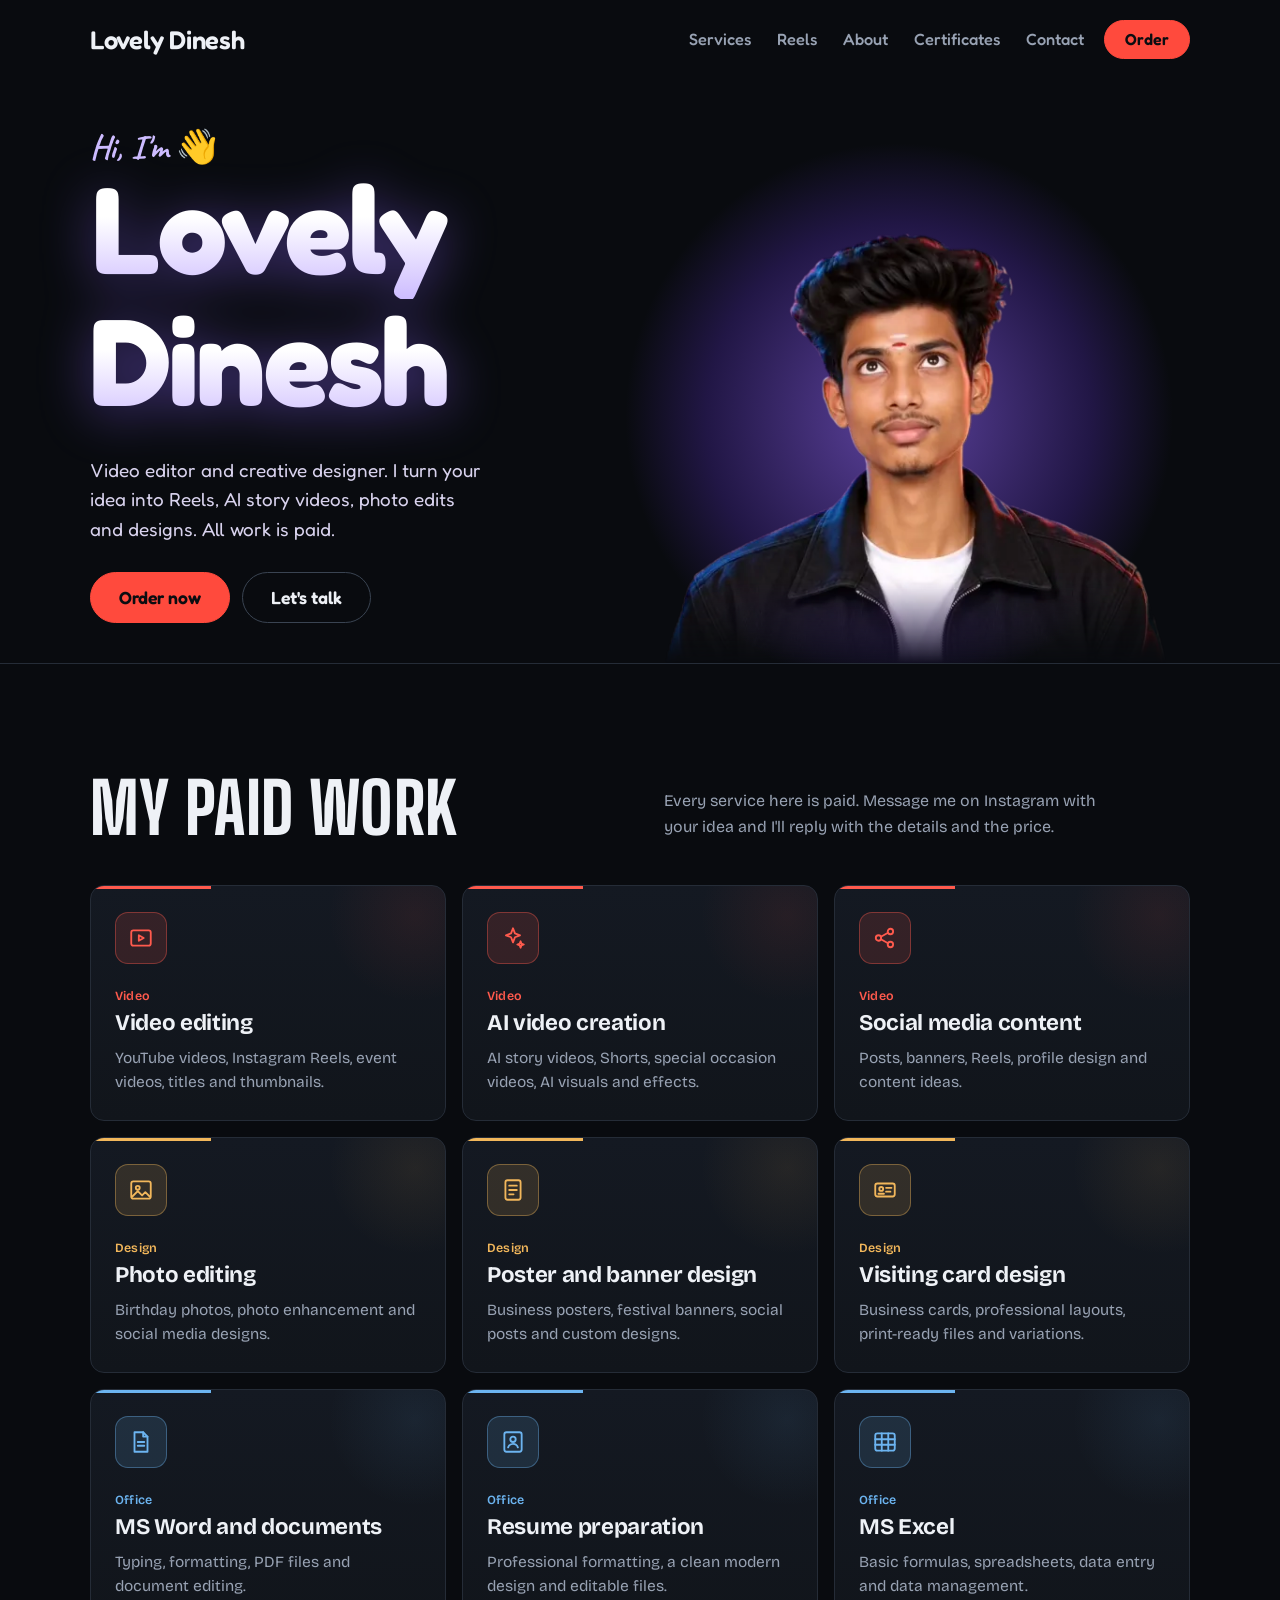
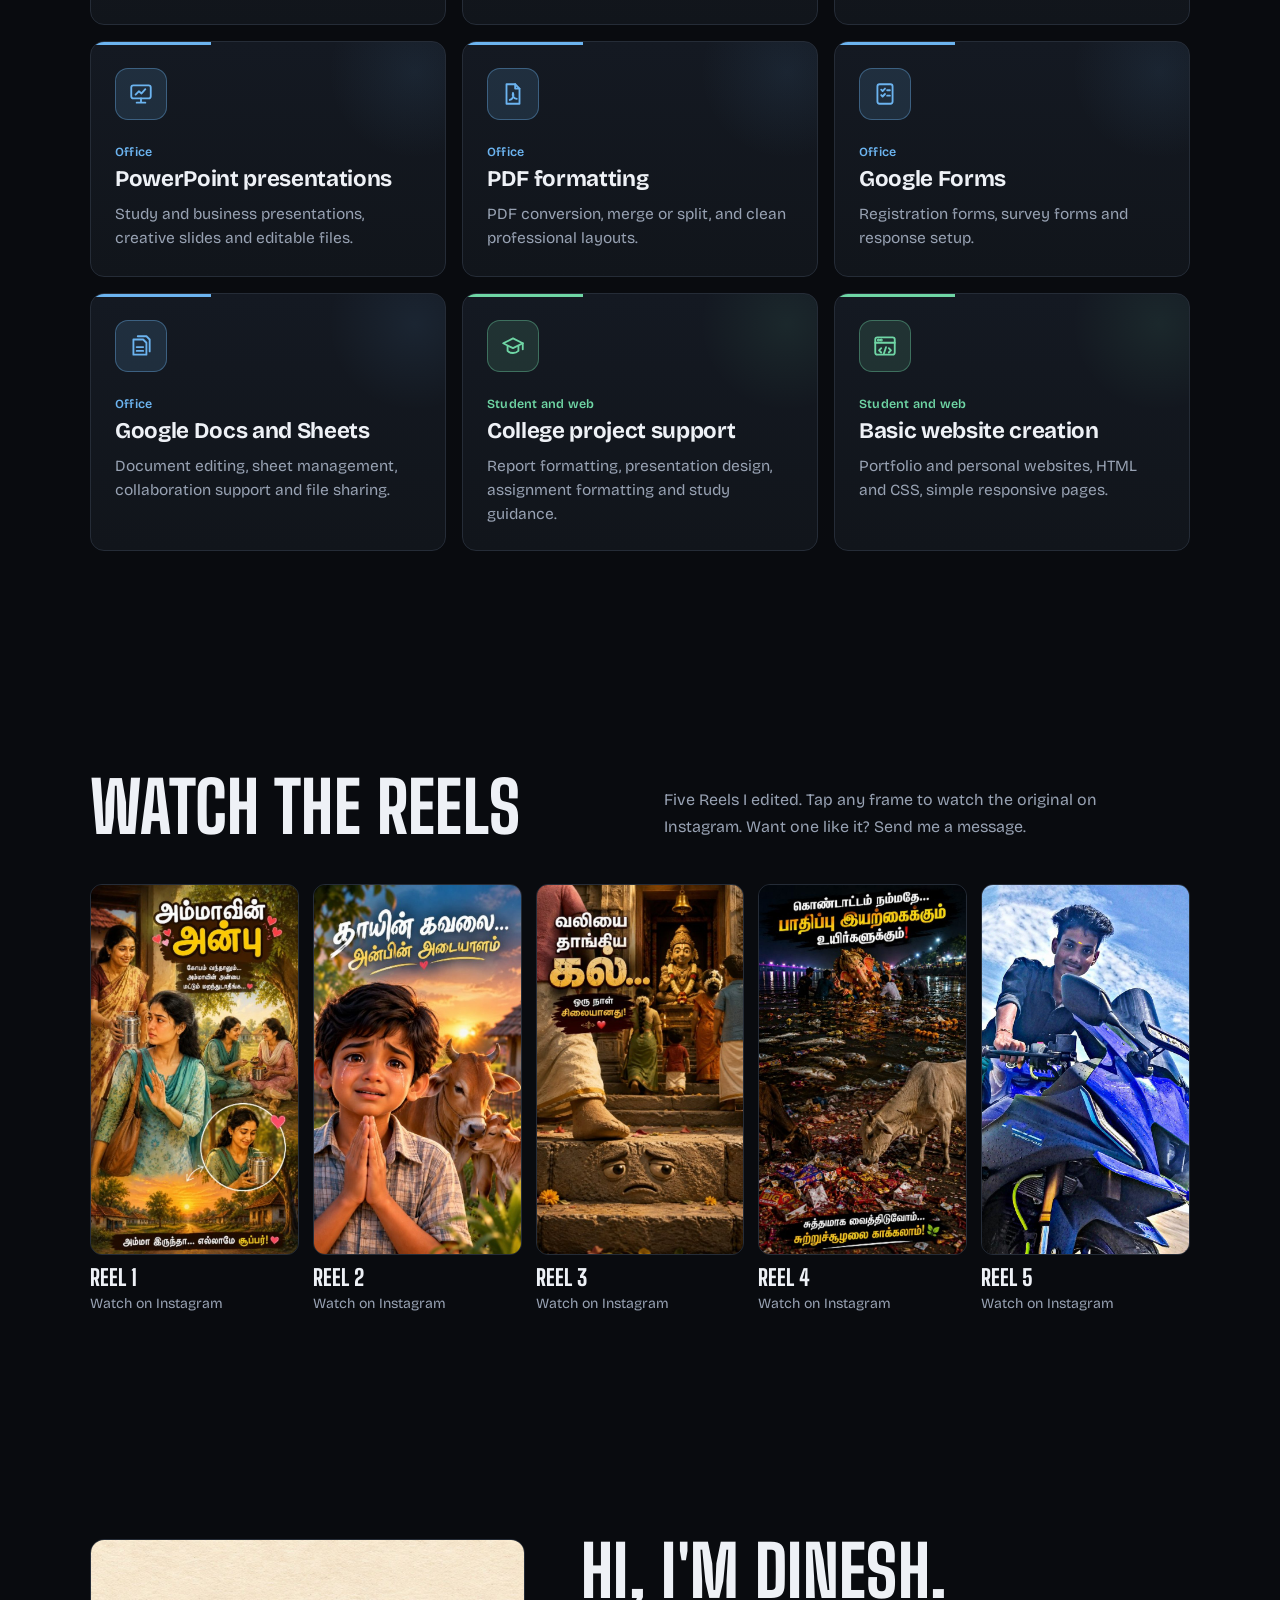
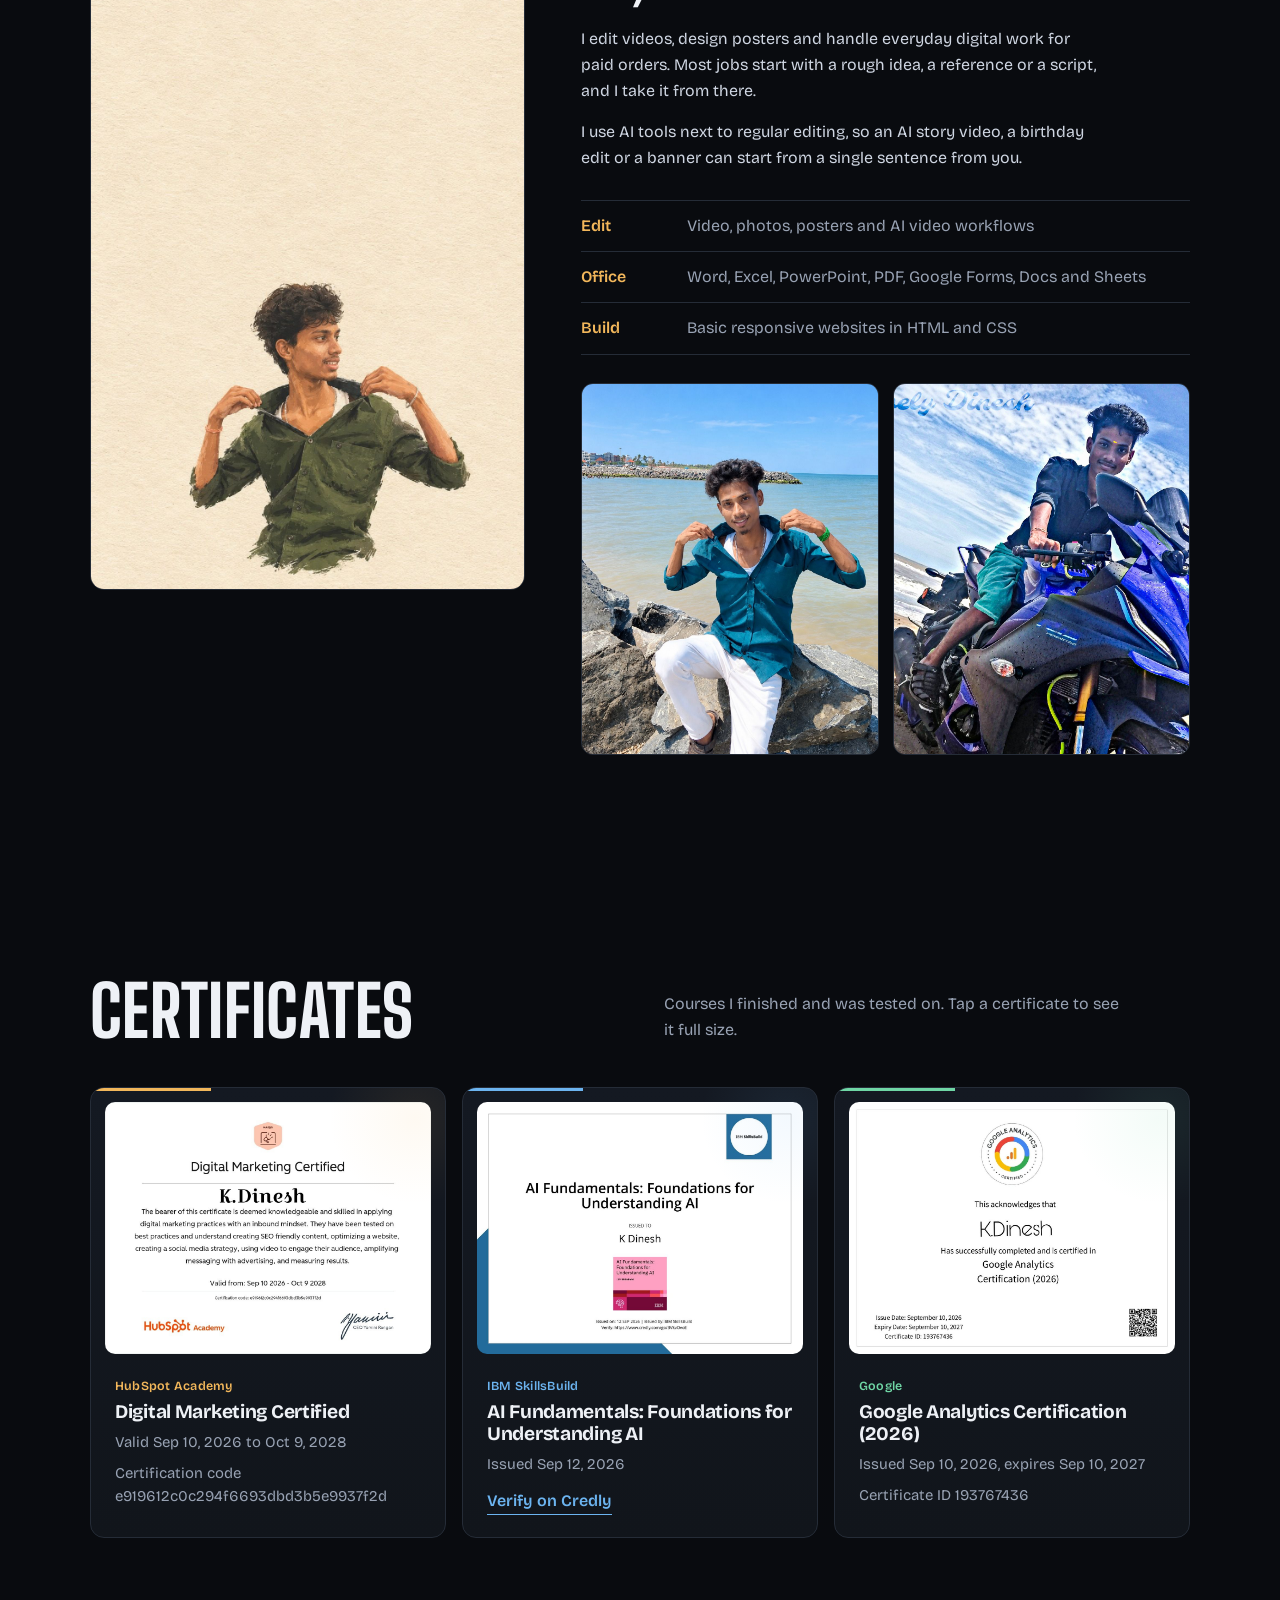
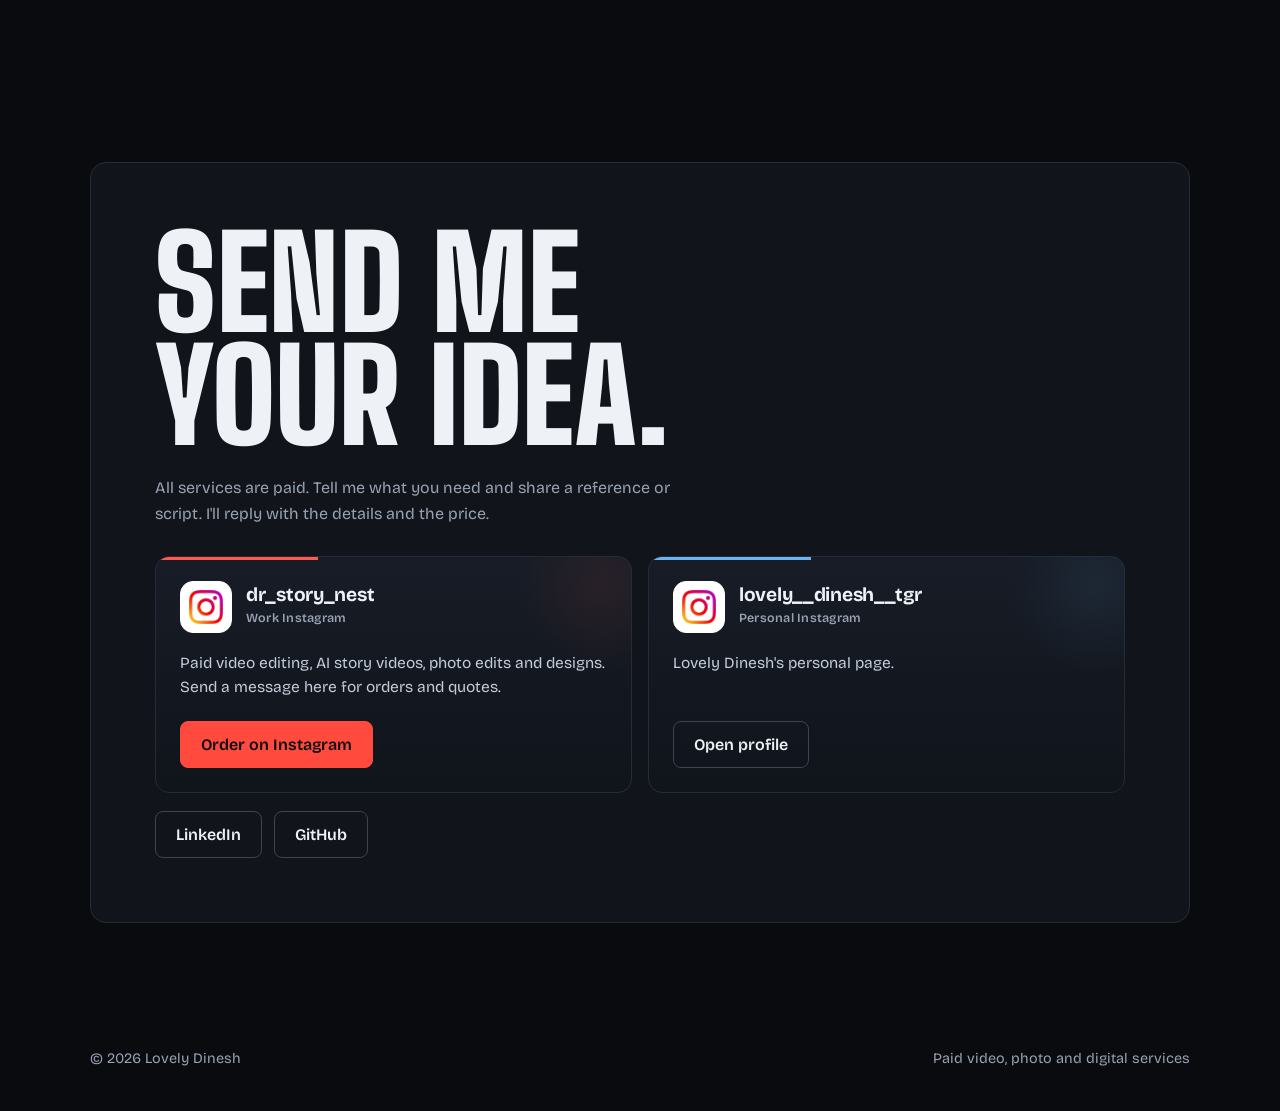
<file: index.html>
<!doctype html>
<html lang="en">
<head>
<meta charset="utf-8">
<meta name="viewport" content="width=device-width, initial-scale=1">
<meta name="google-site-verification" content="FaFBex6JLWQbOv3EnqzdnWIbsgT0Mt6WefKf9xEHdrI" />
<meta name="description" content="Lovely Dinesh makes paid Reels, AI story videos, photo edits, posters, resumes and documents. Message on Instagram for orders and quotes.">
<meta name="robots" content="index, follow">
<meta name="theme-color" content="#090b0f">
<meta property="og:type" content="website">
<meta property="og:title" content="Lovely Dinesh | Video editing, AI videos and design">
<meta property="og:description" content="Paid Reels, AI story videos, photo edits, posters and documents. Message on Instagram for orders and quotes.">
<title>Lovely Dinesh | Video editing, AI videos and design</title>
<link rel="preconnect" href="https://fonts.googleapis.com">
<link rel="preconnect" href="https://fonts.gstatic.com" crossorigin>
<link href="https://fonts.googleapis.com/css2?family=Big+Shoulders+Display:wght@700;800;900&family=Bricolage+Grotesque:opsz,wght@12..96,400..800&display=swap" rel="stylesheet">
<script>document.documentElement.classList.add("js")</script>
<style>
@font-face{font-family:"Fredoka";font-style:normal;font-weight:300 700;font-display:swap;src:url(assets/fonts/fredoka-latin-wght-normal.woff2) format("woff2")}
@font-face{font-family:"Caveat";font-style:normal;font-weight:400 700;font-display:swap;src:url(assets/fonts/caveat-latin-wght-normal.woff2) format("woff2")}
:root{
  --reel:#090b0f;
  --bin:#11151b;
  --line:#252c37;
  --text:#eef1f6;
  --muted:#98a2b3;
  --playhead:#ff4a3d;
  --tungsten:#f2b75b;
  --display:"Big Shoulders Display","Arial Narrow",Impact,sans-serif;
  --cute:"Fredoka",ui-rounded,"Baloo 2",system-ui,sans-serif;
  --hand:"Caveat","Segoe Print","Bradley Hand",cursive;
  --body:"Bricolage Grotesque",system-ui,-apple-system,"Segoe UI",sans-serif;
}
*{box-sizing:border-box}
html{color-scheme:dark;scroll-behavior:smooth;scroll-padding-top:16px}
body{margin:0;background:var(--reel);color:var(--text);font:400 1rem/1.65 var(--body);-webkit-font-smoothing:antialiased}
a{color:inherit}
img{max-width:100%}
:focus-visible{outline:3px solid var(--tungsten);outline-offset:3px;border-radius:4px}
.wrap{width:min(1100px,calc(100% - 36px));margin-inline:auto}

h1,h2,h3{font-family:var(--display);text-transform:uppercase;margin:0}
h2{font-size:clamp(2.6rem,6vw,4.4rem);line-height:.92;font-weight:800;letter-spacing:.005em}

/* Buttons */
.btn{display:inline-flex;align-items:center;justify-content:center;padding:13px 20px;border-radius:8px;border:1px solid #3a4452;background:transparent;color:var(--text);font:600 1rem/1.2 var(--body);text-decoration:none;transition:background .2s,border-color .2s,transform .2s}
.btn:hover{border-color:var(--tungsten);transform:translateY(-1px)}
.btn.primary{background:var(--playhead);border-color:var(--playhead);color:#0b0d11}
.btn.primary:hover{background:#ff6a5e;border-color:#ff6a5e}
.btn.sm{padding:8px 14px;font-size:.92rem}
.actions{display:flex;gap:12px;flex-wrap:wrap}

/* Header */
.bar{display:flex;align-items:center;gap:20px;padding-block:20px}
.brand{font-family:var(--display);font-weight:800;font-size:1.7rem;line-height:1;text-transform:uppercase;text-decoration:none;letter-spacing:.01em}
.bar nav{display:flex;gap:26px;margin-left:auto}
.bar nav a{color:var(--muted);text-decoration:none;font-size:.95rem;padding:4px 0;border-bottom:1px solid transparent;transition:color .2s,border-color .2s}
.bar nav a:hover{color:var(--text);border-color:var(--tungsten)}

/* 3D cursor-tracking intro */
.me3d{position:relative;isolation:isolate;overflow:hidden;display:flex;align-items:flex-end;padding-top:12px;border-bottom:1px solid var(--line);background:var(--reel)}
.me3d-glow{position:absolute;z-index:-1;right:max(2vw,calc((100vw - 1100px) / 2 - 60px));bottom:-18%;width:min(78vmin,760px);aspect-ratio:1;border-radius:50%;background:radial-gradient(closest-side,rgba(150,104,255,.6),rgba(96,52,210,.28) 55%,transparent 78%)}
.me3d-inner{display:grid;grid-template-columns:minmax(0,1fr) minmax(0,1.05fr);align-items:end;gap:24px}
.me3d-copy{align-self:center;padding-block:40px}
.me3d-hi{margin:0 0 6px;font-size:1.25rem;color:var(--muted)}
.me3d-copy h1{font-weight:900;font-size:clamp(4.2rem,11vw,9.4rem);line-height:.84;letter-spacing:-.005em}
.me3d-bio{max-width:36ch;margin:24px 0 28px;font-size:1.08rem;color:#cfd6e2}
.me3d-stage{position:relative;width:min(100%,700px);justify-self:end;aspect-ratio:588/480;-webkit-mask-image:linear-gradient(180deg,#000 82%,transparent);mask-image:linear-gradient(180deg,#000 82%,transparent)}
.me3d-stage img,.me3d-stage canvas{position:absolute;inset:0;display:block;width:100%;height:100%}
.me3d-stage canvas{opacity:0}
.me3d-stage canvas.on{opacity:1}
@media(max-width:760px){
  .me3d{padding-top:0}
  .me3d-inner{grid-template-columns:1fr;gap:0}
  .me3d-stage{order:-1;justify-self:center;width:min(100%,440px);margin-top:12px}
  .me3d-copy{padding-block:8px 44px}
  .me3d-glow{right:50%;transform:translateX(50%);bottom:auto;top:2%;width:96vw}
  .me3d-copy h1{font-size:clamp(3.8rem,19vw,5.6rem)}
  .me3d-bio{max-width:none}
}

/* Cute type for the header and intro */
.brand{font-family:var(--cute);font-weight:600;font-size:1.6rem;text-transform:none;letter-spacing:-.01em}
.bar nav a{font-family:var(--cute);font-weight:500;font-size:1.02rem}
.bar .btn,.me3d .btn{font-family:var(--cute);font-weight:600;border-radius:999px}
.bar .btn.sm{padding:9px 20px;font-size:1rem}
.me3d .btn{padding:14px 28px;font-size:1.1rem}
.me3d-hi{margin:0 0 2px;font-family:var(--hand);font-weight:700;font-size:2.1rem;line-height:1;color:#cdbcff}
.wave{display:inline-block;transform-origin:70% 80%;animation:wave 1.7s .7s 2 ease-in-out}
@keyframes wave{0%,60%,100%{transform:rotate(0)}10%,30%,50%{transform:rotate(16deg)}20%,40%{transform:rotate(-8deg)}}
.me3d-copy h1{font-family:var(--cute);font-weight:700;text-transform:none;font-size:clamp(3.8rem,9.6vw,7.8rem);line-height:1;letter-spacing:-.02em;filter:drop-shadow(0 6px 26px rgba(140,100,255,.45))}
.me3d-copy h1 span{display:block;width:fit-content;padding:0 .12em .08em 0;background:linear-gradient(180deg,#fff 38%,#cdbcff);-webkit-background-clip:text;background-clip:text;color:transparent;animation:pop .8s cubic-bezier(.3,1.7,.5,1) backwards}
.me3d-copy h1 span:nth-child(2){animation-delay:.14s}
@keyframes pop{from{opacity:0;transform:translateY(22px) scale(.86)}}
.me3d-bio{font-family:var(--cute);font-weight:400;font-size:1.18rem;line-height:1.55;color:#d9d3ee}
@media(max-width:760px){.me3d-copy h1{font-size:clamp(3.4rem,17vw,5rem)}}

/* Light effect on the order buttons */
.btn.primary{position:relative;overflow:hidden;isolation:isolate;animation:orderGlow 2.6s ease-in-out infinite}
.btn.primary::after{content:"";position:absolute;z-index:-1;top:-30%;bottom:-30%;left:-70%;width:45%;background:linear-gradient(100deg,transparent,rgba(255,255,255,.85),transparent);transform:skewX(-22deg);animation:orderShine 3.4s ease-in-out infinite}
@keyframes orderShine{0%,50%{left:-70%}100%{left:140%}}
@keyframes orderGlow{0%,100%{box-shadow:0 0 0 0 rgba(255,74,61,.5),0 6px 18px -8px rgba(255,74,61,.7)}50%{box-shadow:0 0 0 9px rgba(255,74,61,0),0 10px 30px -6px rgba(255,74,61,.95)}}

/* Sections */
.sec{padding-block:clamp(64px,9vw,112px)}
.head{display:grid;grid-template-columns:1fr 1fr;gap:24px 48px;align-items:end;margin-bottom:44px}
.head p{margin:0;max-width:46ch;color:var(--muted)}

/* Services */
.svcs{display:grid;grid-template-columns:repeat(3,minmax(0,1fr));gap:16px}
.svc{--c:#ff4a3d;position:relative;display:flex;flex-direction:column;min-height:236px;padding:26px 24px 24px;border:1px solid var(--line);border-radius:14px;background:linear-gradient(180deg,#141922,var(--bin));overflow:hidden;transition:transform .3s cubic-bezier(.2,.8,.2,1),border-color .3s,box-shadow .3s}
.svc::before{content:"";position:absolute;left:0;top:0;height:3px;width:34%;background:var(--c);transition:width .45s cubic-bezier(.2,.8,.2,1)}
.svc::after{content:"";position:absolute;right:-60px;top:-60px;width:180px;height:180px;border-radius:50%;background:radial-gradient(circle,var(--c) 0,transparent 68%);opacity:.08;transition:opacity .35s,transform .45s}
.svc:hover{transform:translateY(-8px);border-color:var(--c);box-shadow:0 18px 40px -14px var(--c)}
.svc:hover::before{width:100%}
.svc:hover::after{opacity:.22;transform:scale(1.25)}
.c-red{--c:#ff5a4d}.c-gold{--c:#f2b75b}.c-blue{--c:#6cb4f0}.c-green{--c:#6fd6a5}
.ico{display:grid;place-items:center;width:52px;height:52px;border-radius:13px;color:var(--c);background:color-mix(in srgb,var(--c) 14%,transparent);border:1px solid color-mix(in srgb,var(--c) 38%,transparent);transition:transform .35s cubic-bezier(.3,1.6,.5,1),background .3s,color .3s}
.ico svg{width:26px;height:26px}
.svc:hover .ico{transform:rotate(-8deg) scale(1.14);background:var(--c);color:#0b0d11}
.tag{margin:22px 0 4px;font-size:.78rem;font-weight:600;letter-spacing:.02em;color:var(--c)}
.svc h3{font-family:var(--body);text-transform:none;font-weight:700;font-size:1.4rem;line-height:1.15;letter-spacing:-.015em}
.desc{margin:10px 0 0;font-size:.97rem;line-height:1.55;color:var(--muted)}

/* Boxes slide in once, staggered */
.js .svc{opacity:0;transform:translateY(34px)}
.js .svc.in{opacity:1;transform:none;transition:opacity .6s ease,transform .7s cubic-bezier(.2,.8,.2,1),border-color .3s,box-shadow .3s}
.js .svc.in:hover{transform:translateY(-8px)}

/* Reels */
.reels{display:grid;grid-template-columns:repeat(5,minmax(0,1fr));gap:14px}
.reel{display:flex;flex-direction:column;gap:2px;min-width:0;text-decoration:none}
.frame{position:relative;display:block;aspect-ratio:9/16;border:1px solid var(--line);border-radius:12px;overflow:hidden;background:var(--bin);transition:border-color .25s,transform .3s,box-shadow .3s}
.frame img{position:absolute;inset:0;display:block;width:100%;height:100%;object-fit:cover;transition:transform .6s cubic-bezier(.2,.8,.2,1)}
.frame .play{position:absolute;left:50%;top:50%;width:62px;height:62px;transform:translate(-50%,-50%) scale(.8);opacity:0;transition:opacity .25s,transform .3s}
.reel:hover .frame,.reel:focus-visible .frame{border-color:var(--tungsten);transform:translateY(-4px);box-shadow:0 16px 36px -14px var(--tungsten)}
.reel:hover .frame img{transform:scale(1.05)}
.reel:hover .play,.reel:focus-visible .play{opacity:1;transform:translate(-50%,-50%) scale(1)}
.reel b{display:block;margin-top:10px;font-family:var(--display);font-weight:800;font-size:1.4rem;line-height:1;text-transform:uppercase;color:var(--text)}
.reel .go{font-size:.88rem;color:var(--muted)}

/* About */
.about{display:grid;grid-template-columns:minmax(0,5fr) minmax(0,7fr);gap:56px;align-items:start}
.portrait{margin:0;overflow:hidden;border:1px solid var(--line);border-radius:14px}
.portrait img{display:block;width:100%;height:auto}
.about h2{margin-bottom:22px}
.about p{max-width:52ch;margin:0 0 14px;color:#cfd6e2}
.tools{margin:28px 0}
.tools div{display:grid;grid-template-columns:90px 1fr;gap:16px;padding-block:12px;border-top:1px solid var(--line)}
.tools div:last-child{border-bottom:1px solid var(--line)}
.tools dt{font-weight:600;color:var(--tungsten)}
.tools dd{margin:0;color:var(--muted)}
.pair{display:grid;grid-template-columns:1fr 1fr;gap:14px}
.pair img{display:block;width:100%;height:auto;aspect-ratio:4/5;object-fit:cover;border:1px solid var(--line);border-radius:12px}

/* Certificates */
.certs{display:grid;grid-template-columns:repeat(3,minmax(0,1fr));gap:16px}
.svc.cert{min-height:0;padding:14px 14px 22px}
.cert-shot{display:block;position:relative;overflow:hidden;border-radius:10px;background:#fff;aspect-ratio:1200/927;margin-bottom:6px;cursor:zoom-in}
.cert-shot img{display:block;width:100%;height:100%;object-fit:cover;transition:transform .5s cubic-bezier(.2,.8,.2,1)}
.svc.cert:hover .cert-shot img{transform:scale(1.04)}
.svc.cert .tag,.svc.cert h3,.svc.cert .desc,.svc.cert .verify{margin-inline:10px}
.svc.cert .tag{margin-top:16px}
.svc.cert h3{font-size:1.2rem}
.svc.cert .desc{margin-top:8px;font-size:.93rem}
.verify{align-self:flex-start;margin-top:12px;font-weight:600;color:var(--c);text-decoration:none;border-bottom:1px solid currentColor}
.verify:hover{filter:brightness(1.2)}
.certbox{width:min(94vw,1100px);max-height:92vh;padding:0;border:0;background:transparent;overflow:visible}
.certbox::backdrop{background:rgba(5,6,10,.85);-webkit-backdrop-filter:blur(6px);backdrop-filter:blur(6px)}
.certbox img{display:block;width:100%;height:auto;max-height:88vh;object-fit:contain;border-radius:12px;background:#fff}
.certx{position:absolute;top:-14px;right:-6px;z-index:2;width:42px;height:42px;border-radius:50%;border:1px solid #3a4452;background:#11151b;color:var(--text);font:600 1rem/1 var(--body);cursor:pointer}
.certx:hover{border-color:var(--tungsten)}
@media(max-width:760px){.certs{grid-template-columns:1fr}.certx{top:-18px;right:2px}}

/* Contact */
.contact{padding:clamp(28px,6vw,64px);border:1px solid var(--line);border-radius:16px;background:var(--bin)}
.contact h2{font-size:clamp(3.2rem,10vw,8rem);line-height:.88;font-weight:900}
.contact p{max-width:52ch;margin:22px 0 28px;color:var(--muted)}
.profiles{display:grid;grid-template-columns:repeat(2,minmax(0,1fr));gap:16px}
.prof{min-height:0;padding:24px;background:linear-gradient(180deg,#171c26,#10141b)}
.prof .who{display:flex;align-items:center;gap:14px}
.prof .ico{background:#fff;border-color:#fff}
.prof .ico img{display:block;width:34px;height:34px}
.svc.prof:hover .ico{background:#fff}
.prof .who h3{font-size:1.2rem;overflow-wrap:anywhere}
.contact .prof .tag{margin:2px 0 0;max-width:none}
.contact .prof .desc{margin:18px 0 22px;max-width:44ch;color:#c3ccda}
.prof .btn{align-self:flex-start;margin-top:auto}
.more{margin-top:18px}

.foot{display:flex;justify-content:space-between;gap:12px;flex-wrap:wrap;padding-block:12px 40px;color:var(--muted);font-size:.9rem}

/* Small screens */
@media(max-width:900px){
  .svcs{grid-template-columns:repeat(2,minmax(0,1fr))}
  .reels{display:flex;gap:12px;overflow-x:auto;scroll-snap-type:x mandatory;scroll-padding-inline:18px;margin-inline:-18px;padding:0 18px 12px}
  .reel{flex:0 0 min(62vw,240px);scroll-snap-align:start}
}
@media(max-width:760px){
  .bar nav{display:none}
  .bar .btn{margin-left:auto}
  .svcs,.profiles{grid-template-columns:1fr}
  .svc{min-height:0}
  .head,.about{grid-template-columns:1fr}
  .head{margin-bottom:32px}
  .about{gap:36px}
  .tools div{grid-template-columns:70px 1fr}
}
@media(prefers-reduced-motion:reduce){
  html{scroll-behavior:auto}
  .js .svc{opacity:1;transform:none}
  *,*::before,*::after{animation:none!important;transition:none!important}
}
</style>
</head>
<body>

<header class="wrap bar">
  <a class="brand" href="#top">Lovely Dinesh</a>
  <nav aria-label="Main">
    <a href="#services">Services</a>
    <a href="#reels">Reels</a>
    <a href="#about">About</a>
    <a href="#certificates">Certificates</a>
    <a href="#contact">Contact</a>
  </nav>
  <a class="btn sm primary" href="https://www.instagram.com/dr_story_nest/" target="_blank" rel="noopener noreferrer">Order</a>
</header>

<main id="top">

<section class="me3d" aria-labelledby="me-title">
  <div class="me3d-glow" aria-hidden="true"></div>
  <div class="wrap me3d-inner">
    <div class="me3d-copy">
      <p class="me3d-hi">Hi, I'm <span class="wave" aria-hidden="true">👋</span></p>
      <h1 id="me-title"><span>Lovely</span> <span>Dinesh</span></h1>
      <p class="me3d-bio">Video editor and creative designer. I turn your idea into Reels, AI story videos, photo edits and designs. All work is paid.</p>
      <div class="actions">
        <a class="btn primary" href="https://www.instagram.com/dr_story_nest/" target="_blank" rel="noopener noreferrer">Order now</a>
        <a class="btn" href="#contact">Let's talk</a>
      </div>
    </div>
    <div class="me3d-stage">
      <img class="me3d-still" src="assets/3d/frames/center.webp" alt="3D portrait of Lovely Dinesh in a black jacket and white T-shirt" width="588" height="480" fetchpriority="high">
      <canvas id="me3d" width="588" height="480" role="img" aria-label="3D portrait of Lovely Dinesh that follows your cursor"></canvas>
    </div>
  </div>
</section>


<section class="sec" id="services">
  <div class="wrap">
    <div class="head">
      <h2>My paid work</h2>
      <p>Every service here is paid. Message me on Instagram with your idea and I'll reply with the details and the price.</p>
    </div>

    <div class="svcs">
      <article class="svc c-red">
        <span class="ico"><svg viewBox="0 0 24 24" fill="none" stroke="currentColor" stroke-width="1.7" stroke-linecap="round" stroke-linejoin="round" aria-hidden="true"><rect x="3" y="5" width="18" height="14" rx="2"/><path d="M10 9.5v5l4.5-2.5z"/></svg></span>
        <p class="tag">Video</p>
        <h3>Video editing</h3>
        <p class="desc">YouTube videos, Instagram Reels, event videos, titles and thumbnails.</p>
      </article>
      <article class="svc c-red">
        <span class="ico"><svg viewBox="0 0 24 24" fill="none" stroke="currentColor" stroke-width="1.7" stroke-linecap="round" stroke-linejoin="round" aria-hidden="true"><path d="M12 3l1.8 4.7L18.5 9.5l-4.7 1.8L12 16l-1.8-4.7L5.5 9.5l4.7-1.8z"/><path d="M19 15l.8 2.2L22 18l-2.2.8L19 21l-.8-2.2L16 18l2.2-.8z"/></svg></span>
        <p class="tag">Video</p>
        <h3>AI video creation</h3>
        <p class="desc">AI story videos, Shorts, special occasion videos, AI visuals and effects.</p>
      </article>
      <article class="svc c-red">
        <span class="ico"><svg viewBox="0 0 24 24" fill="none" stroke="currentColor" stroke-width="1.7" stroke-linecap="round" stroke-linejoin="round" aria-hidden="true"><circle cx="6" cy="12" r="2.5"/><circle cx="17" cy="6" r="2.5"/><circle cx="17" cy="18" r="2.5"/><path d="M8.2 10.8l6.6-3.6M8.2 13.2l6.6 3.6"/></svg></span>
        <p class="tag">Video</p>
        <h3>Social media content</h3>
        <p class="desc">Posts, banners, Reels, profile design and content ideas.</p>
      </article>
      <article class="svc c-gold">
        <span class="ico"><svg viewBox="0 0 24 24" fill="none" stroke="currentColor" stroke-width="1.7" stroke-linecap="round" stroke-linejoin="round" aria-hidden="true"><rect x="3" y="4" width="18" height="16" rx="2"/><circle cx="9" cy="10" r="1.8"/><path d="M4 18l5-5 4 4 3-3 4 4"/></svg></span>
        <p class="tag">Design</p>
        <h3>Photo editing</h3>
        <p class="desc">Birthday photos, photo enhancement and social media designs.</p>
      </article>
      <article class="svc c-gold">
        <span class="ico"><svg viewBox="0 0 24 24" fill="none" stroke="currentColor" stroke-width="1.7" stroke-linecap="round" stroke-linejoin="round" aria-hidden="true"><rect x="5" y="3" width="14" height="18" rx="2"/><path d="M8.5 8h7M8.5 12h7M8.5 16h4"/></svg></span>
        <p class="tag">Design</p>
        <h3>Poster and banner design</h3>
        <p class="desc">Business posters, festival banners, social posts and custom designs.</p>
      </article>
      <article class="svc c-gold">
        <span class="ico"><svg viewBox="0 0 24 24" fill="none" stroke="currentColor" stroke-width="1.7" stroke-linecap="round" stroke-linejoin="round" aria-hidden="true"><rect x="3" y="6" width="18" height="12" rx="2"/><circle cx="8.5" cy="11" r="1.8"/><path d="M13 10h5M13 13.5h4M6 15.5h5"/></svg></span>
        <p class="tag">Design</p>
        <h3>Visiting card design</h3>
        <p class="desc">Business cards, professional layouts, print-ready files and variations.</p>
      </article>
      <article class="svc c-blue">
        <span class="ico"><svg viewBox="0 0 24 24" fill="none" stroke="currentColor" stroke-width="1.7" stroke-linecap="round" stroke-linejoin="round" aria-hidden="true"><path d="M6 3h8l4 4v14H6z"/><path d="M14 3v4h4M9 12h6M9 15.5h6"/></svg></span>
        <p class="tag">Office</p>
        <h3>MS Word and documents</h3>
        <p class="desc">Typing, formatting, PDF files and document editing.</p>
      </article>
      <article class="svc c-blue">
        <span class="ico"><svg viewBox="0 0 24 24" fill="none" stroke="currentColor" stroke-width="1.7" stroke-linecap="round" stroke-linejoin="round" aria-hidden="true"><rect x="4" y="3" width="16" height="18" rx="2"/><circle cx="12" cy="9.5" r="2.5"/><path d="M7.5 17c.8-2.2 2.5-3.2 4.5-3.2s3.7 1 4.5 3.2"/></svg></span>
        <p class="tag">Office</p>
        <h3>Resume preparation</h3>
        <p class="desc">Professional formatting, a clean modern design and editable files.</p>
      </article>
      <article class="svc c-blue">
        <span class="ico"><svg viewBox="0 0 24 24" fill="none" stroke="currentColor" stroke-width="1.7" stroke-linecap="round" stroke-linejoin="round" aria-hidden="true"><rect x="3" y="4" width="18" height="16" rx="2"/><path d="M3 9.5h18M3 14.5h18M9 4v16M15 4v16"/></svg></span>
        <p class="tag">Office</p>
        <h3>MS Excel</h3>
        <p class="desc">Basic formulas, spreadsheets, data entry and data management.</p>
      </article>
      <article class="svc c-blue">
        <span class="ico"><svg viewBox="0 0 24 24" fill="none" stroke="currentColor" stroke-width="1.7" stroke-linecap="round" stroke-linejoin="round" aria-hidden="true"><rect x="3" y="4" width="18" height="12" rx="2"/><path d="M12 16v4M8 20h8M7 12.5l3-3 2.5 2 3.5-4"/></svg></span>
        <p class="tag">Office</p>
        <h3>PowerPoint presentations</h3>
        <p class="desc">Study and business presentations, creative slides and editable files.</p>
      </article>
      <article class="svc c-blue">
        <span class="ico"><svg viewBox="0 0 24 24" fill="none" stroke="currentColor" stroke-width="1.7" stroke-linecap="round" stroke-linejoin="round" aria-hidden="true"><path d="M6 3h8l4 4v14H6z"/><path d="M14 3v4h4"/><path d="M9 17.5c3-1 4-4 3-6.5-.9 2.5.4 5 3.5 5.5"/></svg></span>
        <p class="tag">Office</p>
        <h3>PDF formatting</h3>
        <p class="desc">PDF conversion, merge or split, and clean professional layouts.</p>
      </article>
      <article class="svc c-blue">
        <span class="ico"><svg viewBox="0 0 24 24" fill="none" stroke="currentColor" stroke-width="1.7" stroke-linecap="round" stroke-linejoin="round" aria-hidden="true"><rect x="5" y="3" width="14" height="18" rx="2"/><path d="M8.5 8l1.3 1.3L12 7M8.5 13l1.3 1.3L12 12M14 8.5h2.5M14 13.5h2.5"/></svg></span>
        <p class="tag">Office</p>
        <h3>Google Forms</h3>
        <p class="desc">Registration forms, survey forms and response setup.</p>
      </article>
      <article class="svc c-blue">
        <span class="ico"><svg viewBox="0 0 24 24" fill="none" stroke="currentColor" stroke-width="1.7" stroke-linecap="round" stroke-linejoin="round" aria-hidden="true"><path d="M5 6h9l3 3v11H5z"/><path d="M9 3h8l3 3v11"/><path d="M8 13h6M8 16.5h6"/></svg></span>
        <p class="tag">Office</p>
        <h3>Google Docs and Sheets</h3>
        <p class="desc">Document editing, sheet management, collaboration support and file sharing.</p>
      </article>
      <article class="svc c-green">
        <span class="ico"><svg viewBox="0 0 24 24" fill="none" stroke="currentColor" stroke-width="1.7" stroke-linecap="round" stroke-linejoin="round" aria-hidden="true"><path d="M3 9.5L12 5l9 4.5-9 4.5z"/><path d="M7 12v4.5c1.4 1.4 3.2 2 5 2s3.6-.6 5-2V12"/><path d="M21 9.5V15"/></svg></span>
        <p class="tag">Student and web</p>
        <h3>College project support</h3>
        <p class="desc">Report formatting, presentation design, assignment formatting and study guidance.</p>
      </article>
      <article class="svc c-green">
        <span class="ico"><svg viewBox="0 0 24 24" fill="none" stroke="currentColor" stroke-width="1.7" stroke-linecap="round" stroke-linejoin="round" aria-hidden="true"><rect x="3" y="4" width="18" height="16" rx="2"/><path d="M3 9h18"/><circle cx="6" cy="6.5" r=".6"/><circle cx="8.5" cy="6.5" r=".6"/><path d="M8.5 14l-2 2 2 2M15.5 14l2 2-2 2M13 13l-2 6"/></svg></span>
        <p class="tag">Student and web</p>
        <h3>Basic website creation</h3>
        <p class="desc">Portfolio and personal websites, HTML and CSS, simple responsive pages.</p>
      </article>
    </div>
  </div>
</section>

<section class="sec" id="reels">
  <div class="wrap">
    <div class="head">
      <h2>Watch the Reels</h2>
      <p>Five Reels I edited. Tap any frame to watch the original on Instagram. Want one like it? Send me a message.</p>
    </div>
    <div class="reels">
      <a class="reel" href="https://www.instagram.com/reel/DcOSOjZoeMT/" target="_blank" rel="noopener noreferrer" aria-label="Watch Reel 1 on Instagram">
        <span class="frame"><img src="assets/reel-1.jpg" alt="Tamil Reel cover: a young woman refusing a tiffin box from her mother, with the title Ammavin Anbu" width="720" height="1280" loading="lazy"><svg class="play" viewBox="0 0 64 64" aria-hidden="true"><circle cx="32" cy="32" r="31" fill="rgba(0,0,0,.45)" stroke="rgba(255,255,255,.8)"/><path d="M26 20v24l20-12z" fill="#fff"/></svg></span>
        <b>Reel 1</b><span class="go">Watch on Instagram</span>
      </a>
      <a class="reel" href="https://www.instagram.com/reel/DdEL5rCJakv/" target="_blank" rel="noopener noreferrer" aria-label="Watch Reel 2 on Instagram">
        <span class="frame"><img src="assets/reel-2.jpg" alt="Tamil Reel cover: a crying boy with folded hands beside a cow and her calf at sunset" width="720" height="1280" loading="lazy"><svg class="play" viewBox="0 0 64 64" aria-hidden="true"><circle cx="32" cy="32" r="31" fill="rgba(0,0,0,.45)" stroke="rgba(255,255,255,.8)"/><path d="M26 20v24l20-12z" fill="#fff"/></svg></span>
        <b>Reel 2</b><span class="go">Watch on Instagram</span>
      </a>
      <a class="reel" href="https://www.instagram.com/reel/Dc5xiHmIcC8/" target="_blank" rel="noopener noreferrer" aria-label="Watch Reel 3 on Instagram">
        <span class="frame"><img src="assets/reel-3.jpg" alt="Tamil Reel cover: a stone temple step with a sad face, people walking up to a temple behind it" width="720" height="1280" loading="lazy"><svg class="play" viewBox="0 0 64 64" aria-hidden="true"><circle cx="32" cy="32" r="31" fill="rgba(0,0,0,.45)" stroke="rgba(255,255,255,.8)"/><path d="M26 20v24l20-12z" fill="#fff"/></svg></span>
        <b>Reel 3</b><span class="go">Watch on Instagram</span>
      </a>
      <a class="reel" href="https://www.instagram.com/reel/Dck8ZiiIT39/" target="_blank" rel="noopener noreferrer" aria-label="Watch Reel 4 on Instagram">
        <span class="frame"><img src="assets/reel-4.jpg" alt="Tamil Reel cover: a polluted riverbank with a cow among festival waste, and a Ganesh idol in the water" width="720" height="1280" loading="lazy"><svg class="play" viewBox="0 0 64 64" aria-hidden="true"><circle cx="32" cy="32" r="31" fill="rgba(0,0,0,.45)" stroke="rgba(255,255,255,.8)"/><path d="M26 20v24l20-12z" fill="#fff"/></svg></span>
        <b>Reel 4</b><span class="go">Watch on Instagram</span>
      </a>
      <a class="reel" href="https://www.instagram.com/reel/Dd3yUyUP6pe/" target="_blank" rel="noopener noreferrer" aria-label="Watch Reel 5 on Instagram">
        <span class="frame"><img src="assets/reel-5.jpg" alt="Dinesh sitting on a blue sports bike at the beach under a cloudy sky" width="720" height="1280" loading="lazy"><svg class="play" viewBox="0 0 64 64" aria-hidden="true"><circle cx="32" cy="32" r="31" fill="rgba(0,0,0,.45)" stroke="rgba(255,255,255,.8)"/><path d="M26 20v24l20-12z" fill="#fff"/></svg></span>
        <b>Reel 5</b><span class="go">Watch on Instagram</span>
      </a>
    </div>
  </div>
</section>

<section class="sec" id="about">
  <div class="wrap about">
    <figure class="portrait">
      <img src="assets/portrait.jpg" alt="Painted-style portrait of Dinesh in a green shirt, looking to the side" width="1024" height="1536" loading="lazy">
    </figure>
    <div>
      <h2>Hi, I'm Dinesh.</h2>
      <p>I edit videos, design posters and handle everyday digital work for paid orders. Most jobs start with a rough idea, a reference or a script, and I take it from there.</p>
      <p>I use AI tools next to regular editing, so an AI story video, a birthday edit or a banner can start from a single sentence from you.</p>
      <dl class="tools">
        <div><dt>Edit</dt><dd>Video, photos, posters and AI video workflows</dd></div>
        <div><dt>Office</dt><dd>Word, Excel, PowerPoint, PDF, Google Forms, Docs and Sheets</dd></div>
        <div><dt>Build</dt><dd>Basic responsive websites in HTML and CSS</dd></div>
      </dl>
      <div class="pair">
        <img src="assets/beach.jpg" alt="Dinesh in a teal shirt sitting on rocks by the sea" width="1086" height="1448" loading="lazy">
        <img src="assets/bike.jpg" alt="Dinesh on a blue sports bike at the beach" width="1400" height="1400" loading="lazy">
      </div>
    </div>
  </div>
</section>

<section class="sec" id="certificates">
  <div class="wrap">
    <div class="head">
      <h2>Certificates</h2>
      <p>Courses I finished and was tested on. Tap a certificate to see it full size.</p>
    </div>
    <div class="certs">
      <article class="svc cert c-gold">
        <a class="cert-shot" href="assets/certs/hubspot-digital-marketing.jpg" target="_blank" rel="noopener noreferrer" data-title="Digital Marketing Certified" aria-label="View the Digital Marketing Certified certificate full size">
          <img src="assets/certs/hubspot-digital-marketing.jpg" alt="HubSpot Digital Marketing certificate for K. Dinesh" width="1200" height="927" loading="lazy">
        </a>
        <p class="tag">HubSpot Academy</p>
        <h3>Digital Marketing Certified</h3>
        <p class="desc">Valid Sep 10, 2026 to Oct 9, 2028</p>
        <p class="desc">Certification code e919612c0c294f6693dbd3b5e9937f2d</p>
      </article>
      <article class="svc cert c-blue">
        <a class="cert-shot" href="assets/certs/ibm-ai-fundamentals.jpg" target="_blank" rel="noopener noreferrer" data-title="AI Fundamentals: Foundations for Understanding AI" aria-label="View the AI Fundamentals: Foundations for Understanding AI certificate full size">
          <img src="assets/certs/ibm-ai-fundamentals.jpg" alt="IBM SkillsBuild certificate for K Dinesh, AI Fundamentals: Foundations for Understanding AI" width="1200" height="927" loading="lazy">
        </a>
        <p class="tag">IBM SkillsBuild</p>
        <h3>AI Fundamentals: Foundations for Understanding AI</h3>
        <p class="desc">Issued Sep 12, 2026</p><a class="verify" href="https://www.credly.com/go/BVkvOvoE" target="_blank" rel="noopener noreferrer">Verify on Credly</a>
      </article>
      <article class="svc cert c-green">
        <a class="cert-shot" href="assets/certs/google-analytics.jpg" target="_blank" rel="noopener noreferrer" data-title="Google Analytics Certification (2026)" aria-label="View the Google Analytics Certification (2026) certificate full size">
          <img src="assets/certs/google-analytics.jpg" alt="Google Analytics Certification (2026) for K. Dinesh" width="1200" height="927" loading="lazy">
        </a>
        <p class="tag">Google</p>
        <h3>Google Analytics Certification (2026)</h3>
        <p class="desc">Issued Sep 10, 2026, expires Sep 10, 2027</p>
        <p class="desc">Certificate ID 193767436</p>
      </article>
    </div>
  </div>
</section>

<dialog class="certbox" id="certbox" aria-label="Certificate">
  <form method="dialog"><button class="certx" aria-label="Close">&#10005;</button></form>
  <img id="certimg" alt="">
</dialog>

<section class="sec" id="contact">
  <div class="wrap">
    <div class="contact">
      <h2>Send me<br>your idea.</h2>
      <p>All services are paid. Tell me what you need and share a reference or script. I'll reply with the details and the price.</p>
      <div class="profiles">
        <article class="svc c-red prof">
          <div class="who">
            <span class="ico"><img src="assets/instagram.png" alt="" width="160" height="160"></span>
            <div><h3>dr_story_nest</h3><p class="tag">Work Instagram</p></div>
          </div>
          <p class="desc">Paid video editing, AI story videos, photo edits and designs. Send a message here for orders and quotes.</p>
          <a class="btn primary" href="https://www.instagram.com/dr_story_nest/" target="_blank" rel="noopener noreferrer">Order on Instagram</a>
        </article>
        <article class="svc c-blue prof">
          <div class="who">
            <span class="ico"><img src="assets/instagram.png" alt="" width="160" height="160"></span>
            <div><h3>lovely__dinesh__tgr</h3><p class="tag">Personal Instagram</p></div>
          </div>
          <p class="desc">Lovely Dinesh's personal page.</p>
          <a class="btn" href="https://www.instagram.com/lovely__dinesh__tgr/" target="_blank" rel="noopener noreferrer">Open profile</a>
        </article>
      </div>
      <div class="actions more">
        <a class="btn" href="https://www.linkedin.com/in/k-dinesh-a489623a4/" target="_blank" rel="noopener noreferrer">LinkedIn</a>
        <a class="btn" href="https://github.com/dineshpandiyn-cmyk" target="_blank" rel="noopener noreferrer">GitHub</a>
      </div>
    </div>
  </div>
</section>

</main>

<footer class="wrap foot">
  <span>&copy; <span id="year">2026</span> Lovely Dinesh</span>
  <span>Paid video, photo and digital services</span>
</footer>

<script>
(function(){
  document.getElementById('year').textContent = new Date().getFullYear();


  // Service boxes slide in once as they enter the screen
  var boxes = [].slice.call(document.querySelectorAll('.svc'));
  var reduce = window.matchMedia('(prefers-reduced-motion: reduce)').matches;
  if (reduce || !('IntersectionObserver' in window)) {
    boxes.forEach(function(b){ b.classList.add('in'); });
  } else {
    var io = new IntersectionObserver(function(entries){
      entries.forEach(function(e){
        if (!e.isIntersecting) return;
        var i = boxes.indexOf(e.target) % 3;
        e.target.style.transitionDelay = (i * 90) + 'ms';
        e.target.classList.add('in');
        io.unobserve(e.target);
        setTimeout(function(){ e.target.style.transitionDelay = ''; }, 1000);
      });
    }, {threshold: .15});
    boxes.forEach(function(b){ io.observe(b); });
  }
})();
</script>
<script>
(function(){
  var canvas = document.getElementById('me3d');
  if (!canvas || !canvas.getContext) return;
  // Reduced motion: keep the still portrait, no tracking
  if (window.matchMedia('(prefers-reduced-motion: reduce)').matches) return;

  var still = document.querySelector('.me3d-still');
  var section = document.querySelector('.me3d');
  var ctx = canvas.getContext('2d');
  var N = 64, STEP = 360 / N, base = 'assets/3d/frames/';
  var frames = [], center = new Image(), loaded = 0, failed = false;
  var touchOnly = window.matchMedia('(hover: none)').matches;
  var pointer = {x: 0, y: 0}, moved = false, inside = true;

  function onLoad(){ loaded++; if (!failed && loaded === N + 1) start(); }
  function onError(){ failed = true; }
  center.onload = onLoad; center.onerror = onError; center.src = base + 'center.webp';
  for (var i = 0; i < N; i++) {
    var im = new Image();
    im.onload = onLoad; im.onerror = onError;
    im.src = base + 'f' + (i < 10 ? '0' + i : i) + '.webp';
    frames.push(im);
  }

  function draw(img){ ctx.clearRect(0, 0, canvas.width, canvas.height); ctx.drawImage(img, 0, 0); }

  function start(){
    draw(center);
    canvas.classList.add('on');
    still.style.visibility = 'hidden';

    var touching = false, touchEnd = 0;
    if (!touchOnly) {
      window.addEventListener('pointermove', function(e){
        if (e.pointerType === 'touch') return;
        pointer.x = e.clientX; pointer.y = e.clientY; moved = true; inside = true;
      }, {passive: true});
      document.documentElement.addEventListener('mouseleave', function(){ inside = false; });
      document.documentElement.addEventListener('mouseenter', function(){ inside = true; });
    }
    // Finger: the head turns towards wherever you touch or drag, then settles back after a moment
    function onTouch(e){
      var t = e.touches && e.touches[0]; if (!t) return;
      pointer.x = t.clientX; pointer.y = t.clientY; touching = true; touchEnd = 0;
    }
    function onTouchEnd(){ touching = false; touchEnd = performance.now(); }
    window.addEventListener('touchstart', onTouch, {passive: true});
    window.addEventListener('touchmove', onTouch, {passive: true});
    window.addEventListener('touchend', onTouchEnd, {passive: true});
    window.addEventListener('touchcancel', onTouchEnd, {passive: true});

    var cur = 0, curIdx = -2, wasCenter = true, last = performance.now(), raf = 0, onScreen = true;

    function tick(now){
      raf = requestAnimationFrame(tick);
      var dt = Math.min(0.05, (now - last) / 1000); last = now;
      var wantCenter = false, target = 0;

      var fingerLive = touching || (touchEnd > 0 && now - touchEnd < 2500);
      if ((!touchOnly && moved) || fingerLive) {
        if (!inside && !fingerLive) { wantCenter = true; }
        else {
          var r = canvas.getBoundingClientRect();
          var dx = pointer.x - (r.left + r.width * 0.48);
          var dy = pointer.y - (r.top + r.height * 0.33);
          var dead = Math.max(70, 0.1 * Math.min(window.innerWidth, window.innerHeight));
          if (Math.sqrt(dx * dx + dy * dy) < dead) wantCenter = true;
          else target = Math.atan2(dy, dx) * 180 / Math.PI;
        }
      } else {
        // nobody is pointing (phone with no touch, or before the first mouse move): look around slowly
        var ph = ((now / 1000) % 9) / 9;
        if (ph < 0.2) wantCenter = true; else target = ((ph - 0.2) / 0.8) * 360 - 180;
      }

      if (wantCenter) {
        if (curIdx !== -1) { curIdx = -1; draw(center); }
        wasCenter = true;
        return;
      }
      if (wasCenter) { cur = target; wasCenter = false; }
      var d = ((target - cur + 540) % 360) - 180;
      cur += d * (1 - Math.pow(1 - 0.26, dt * 60));
      var norm = ((cur % 360) + 360) % 360;
      var idx = Math.round((((norm - 270) + 360) % 360) / STEP) % N;
      if (idx !== curIdx) { curIdx = idx; draw(frames[idx]); }
    }

    function run(){ if (!raf && onScreen && !document.hidden) { last = performance.now(); raf = requestAnimationFrame(tick); } }
    function stop(){ if (raf) { cancelAnimationFrame(raf); raf = 0; } }
    if ('IntersectionObserver' in window) {
      new IntersectionObserver(function(es){ onScreen = es[0].isIntersecting; onScreen ? run() : stop(); }).observe(section);
    }
    document.addEventListener('visibilitychange', function(){ document.hidden ? stop() : run(); });
    run();
  }
})();
</script>
<script>
(function(){
  var box = document.getElementById('certbox');
  if (!box || typeof box.showModal !== 'function') return;   // old browsers just open the image in a new tab
  var img = document.getElementById('certimg');
  [].forEach.call(document.querySelectorAll('.cert-shot'), function(a){
    a.addEventListener('click', function(e){
      e.preventDefault();
      img.src = a.getAttribute('href');
      img.alt = a.querySelector('img').alt;
      box.showModal();
    });
  });
  box.addEventListener('click', function(e){ if (e.target === box) box.close(); });
})();
</script>
</body>
</html>
</file>
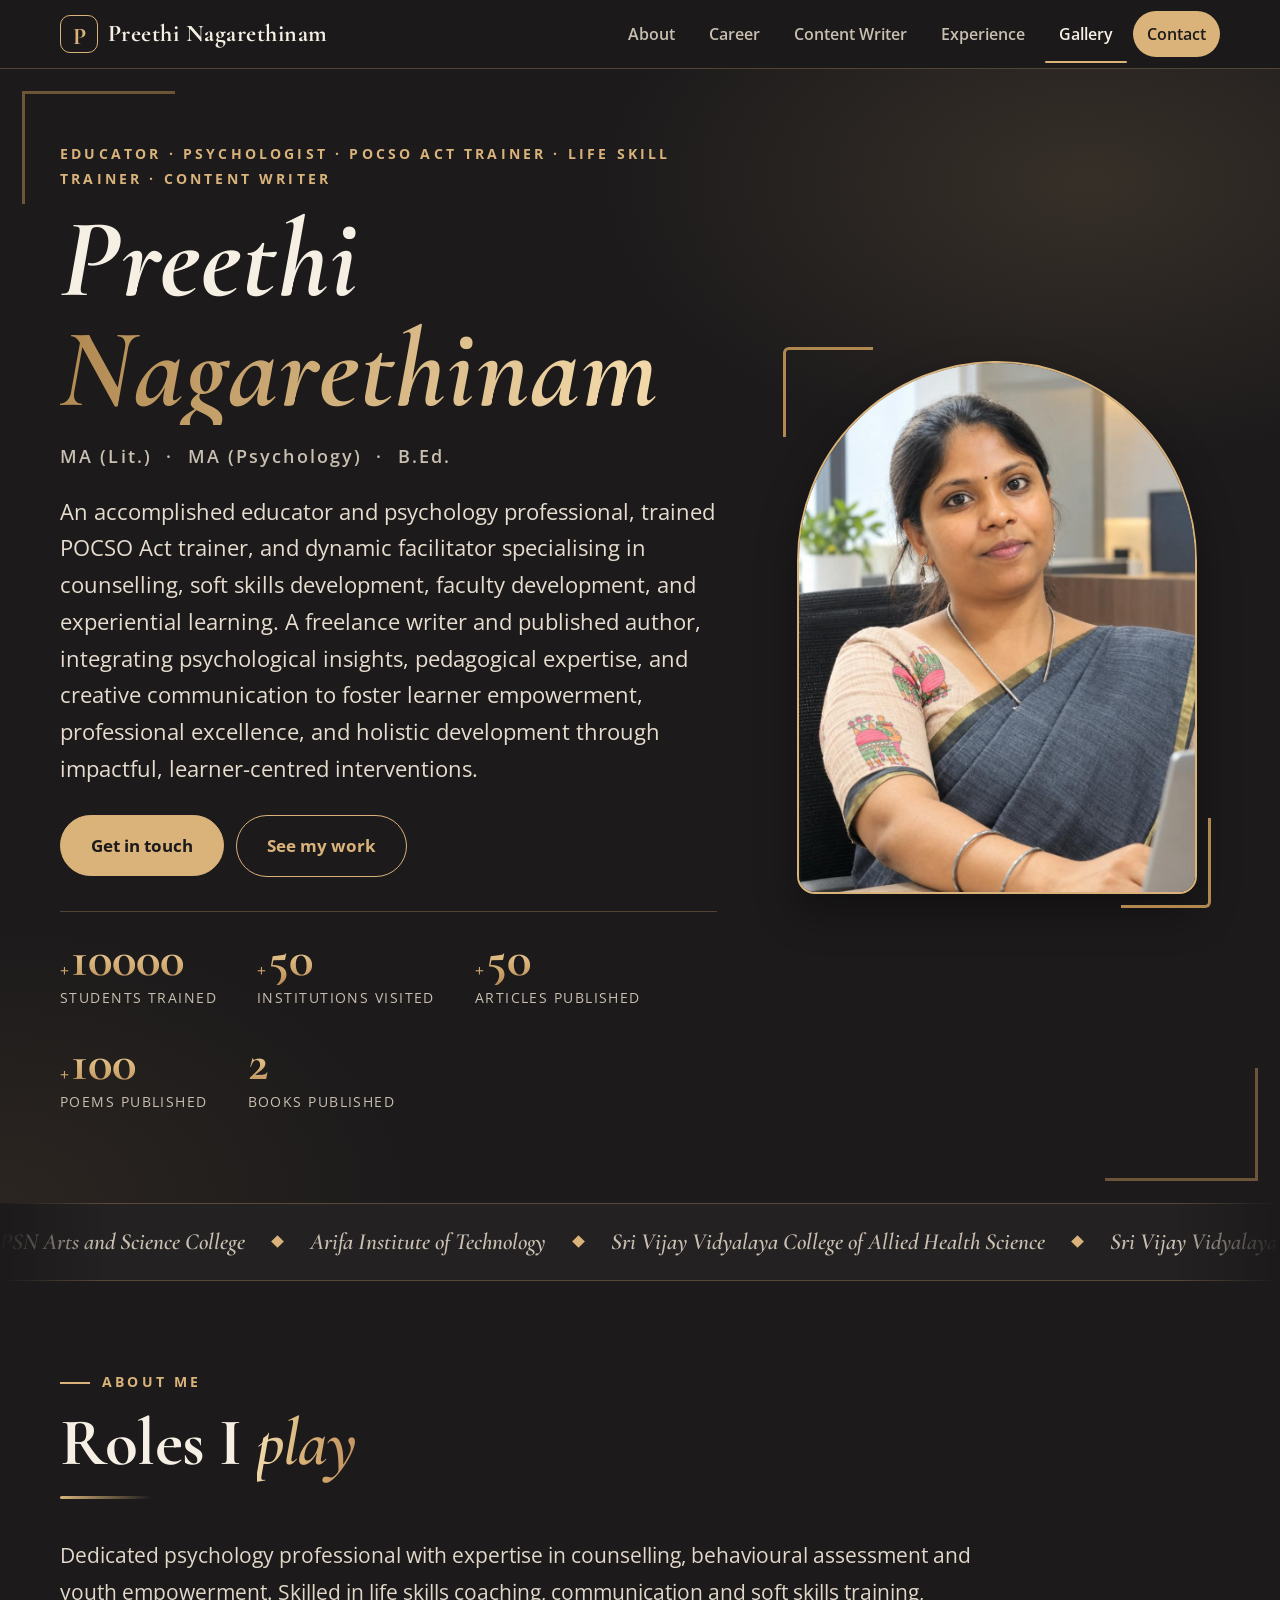
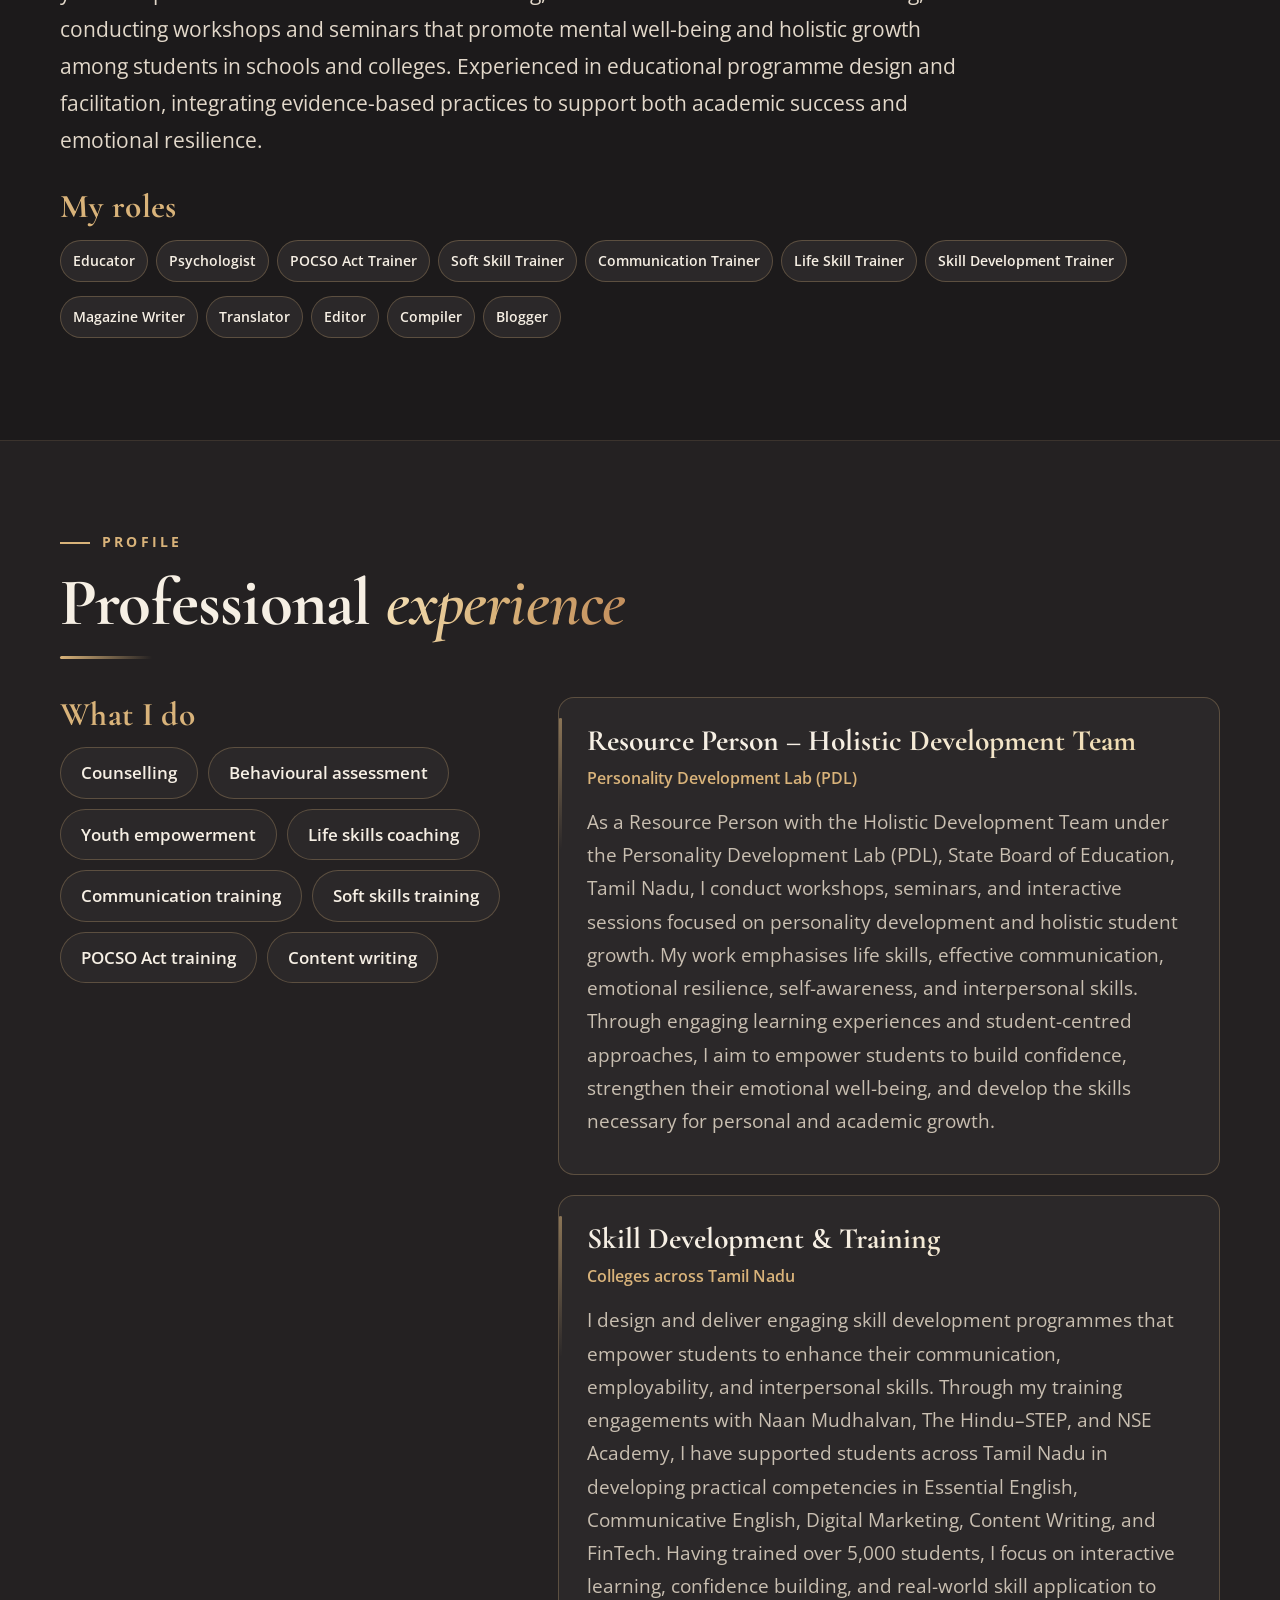
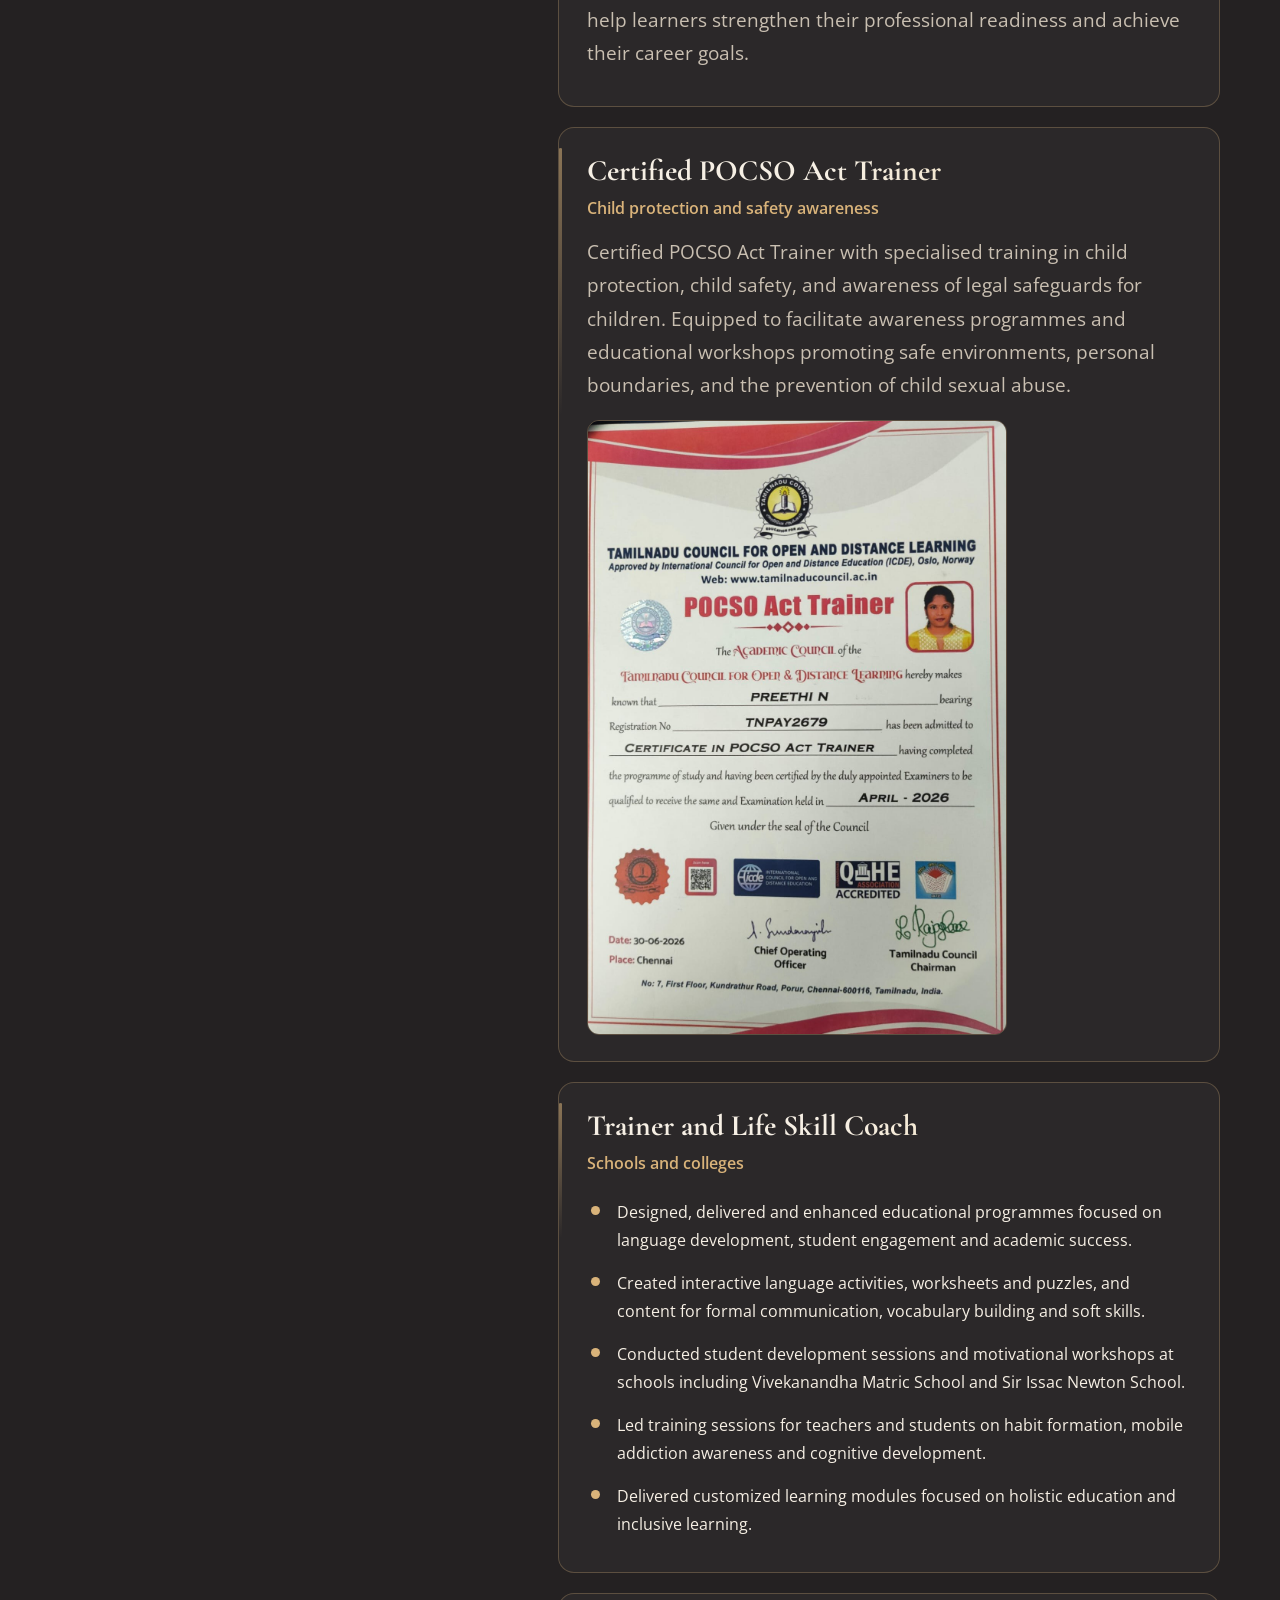
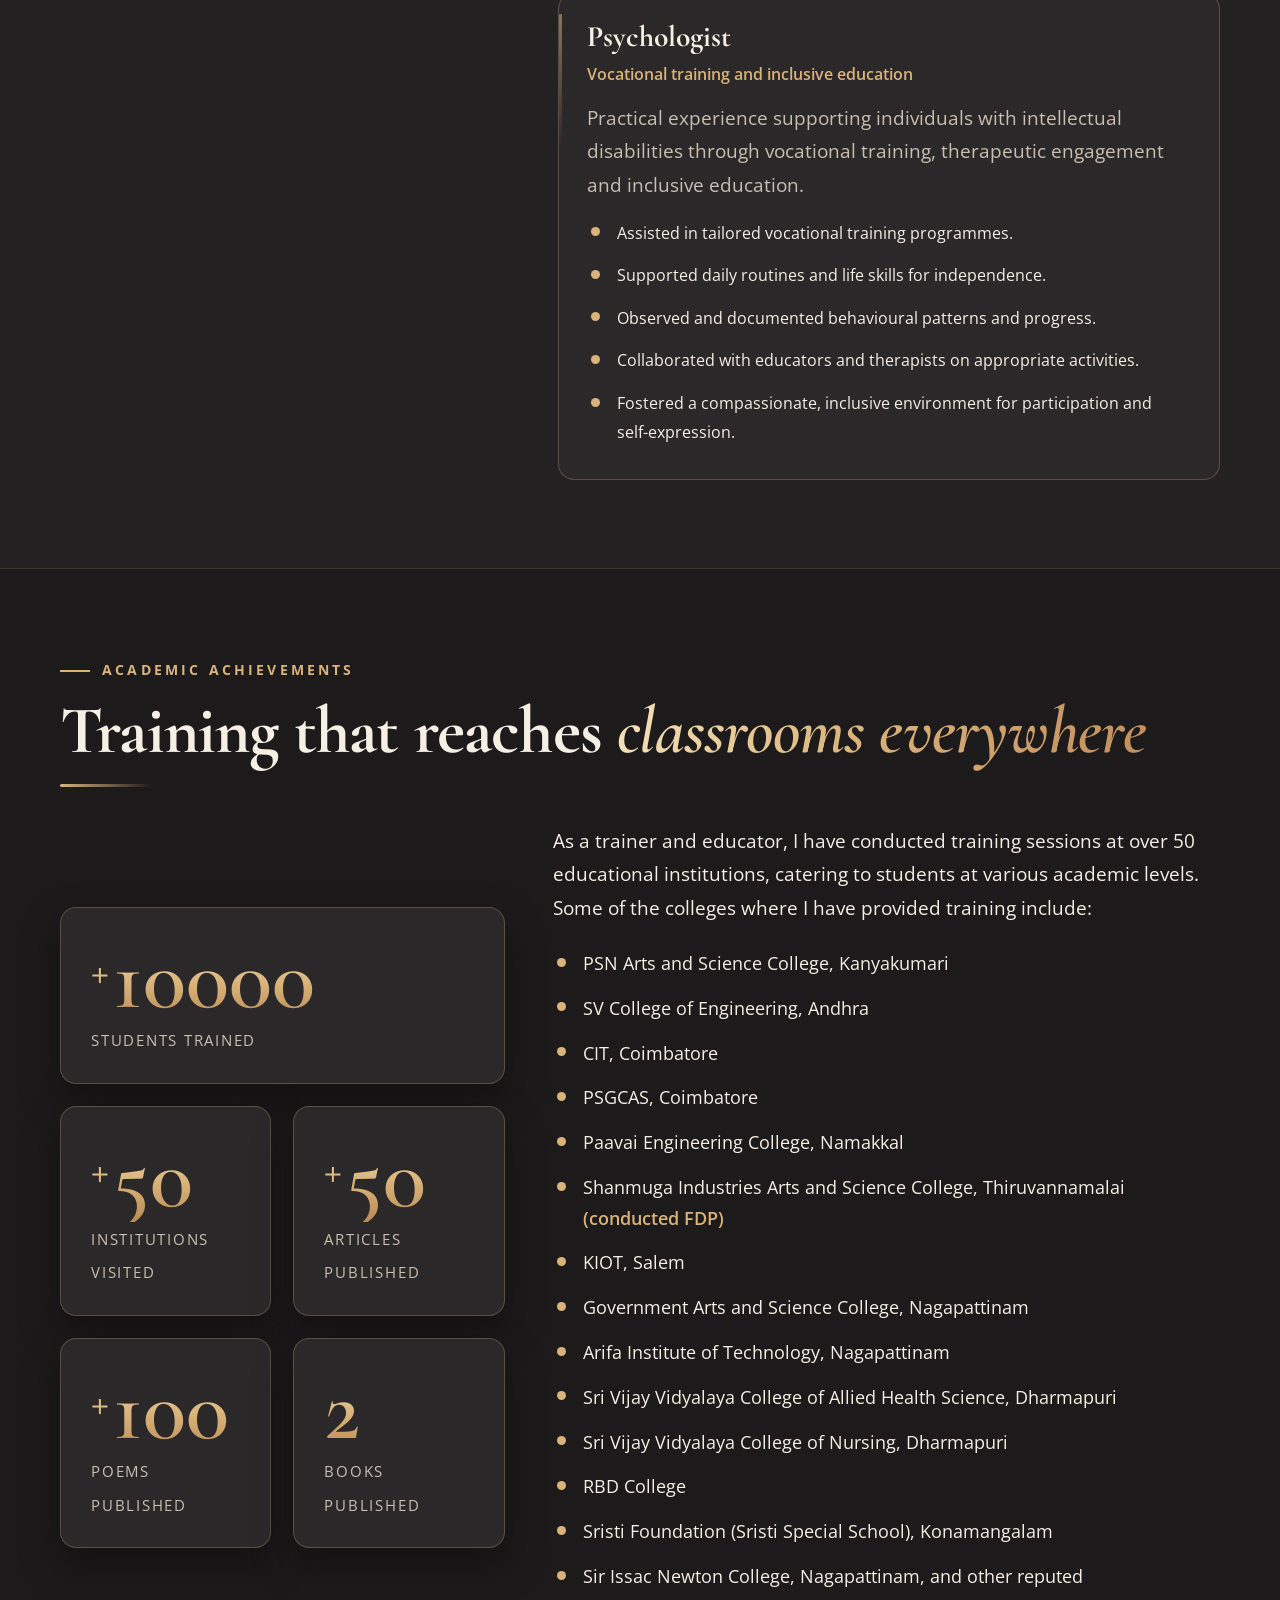
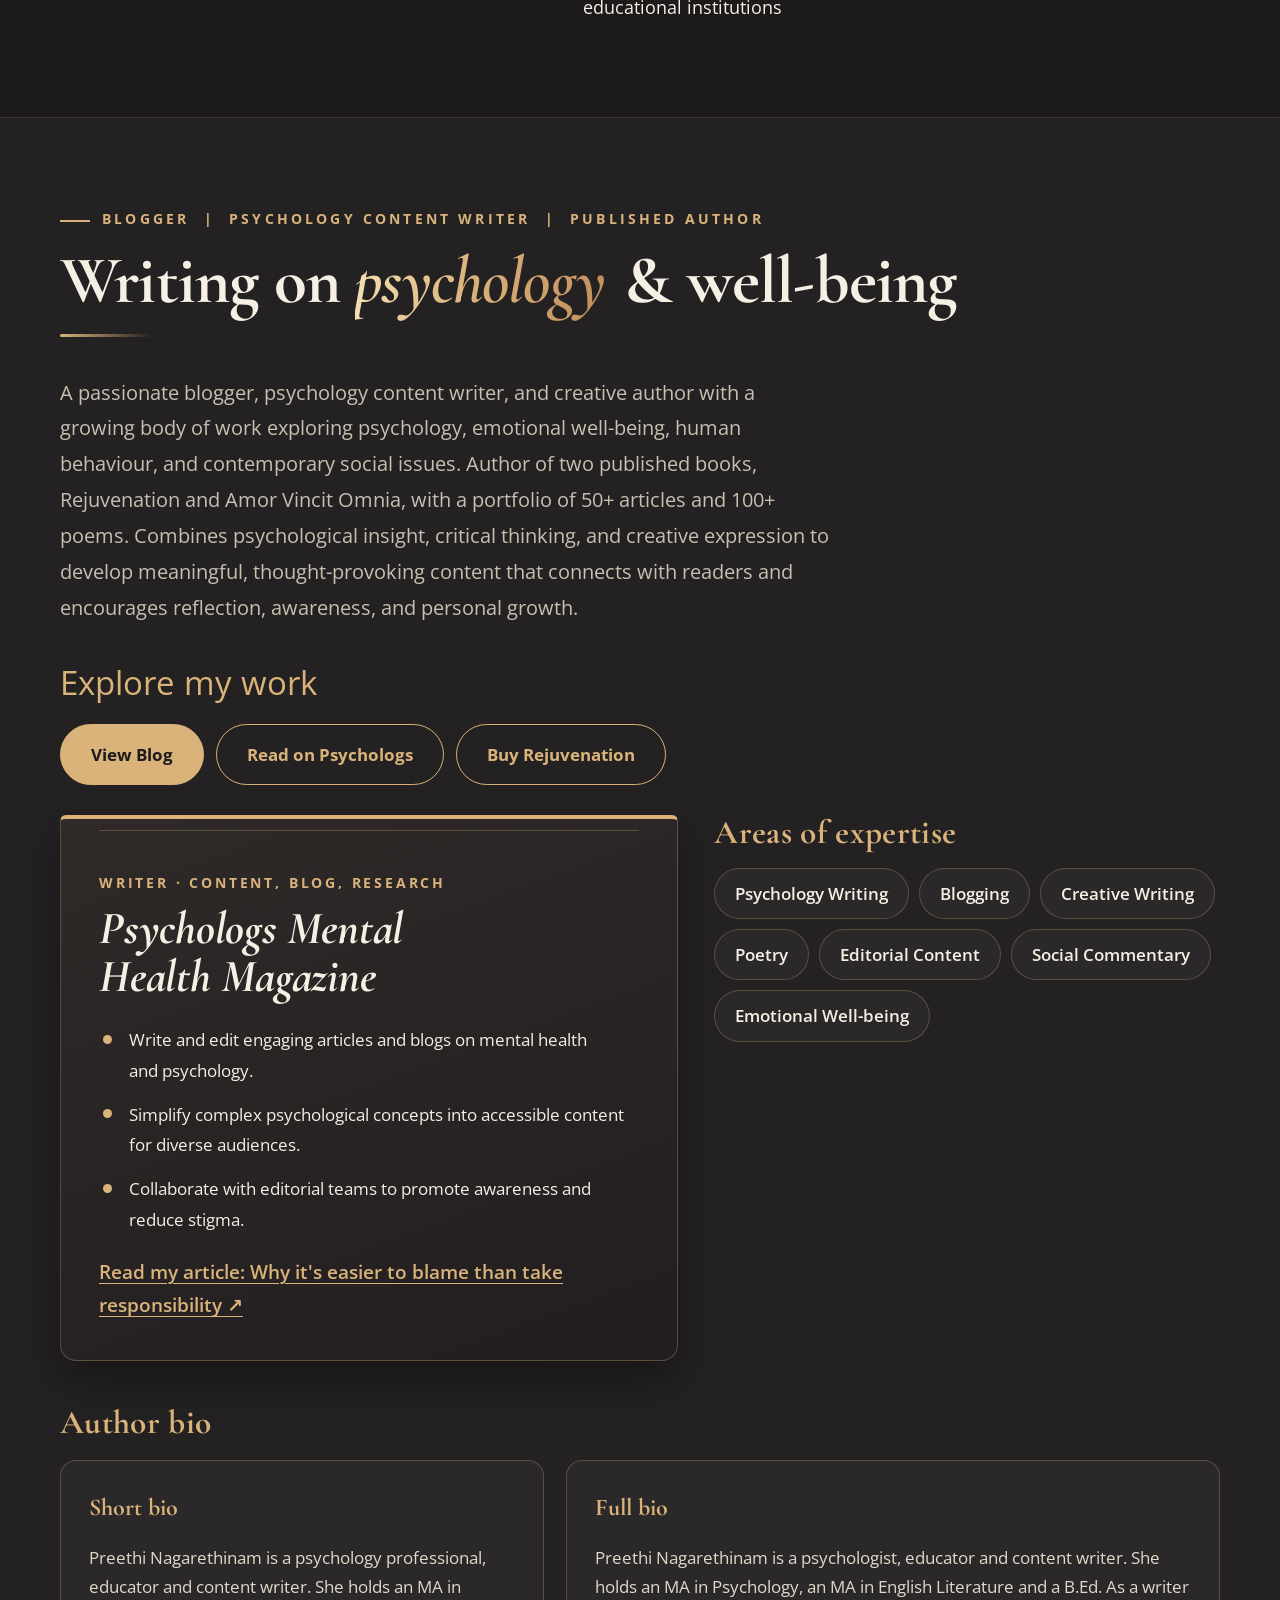
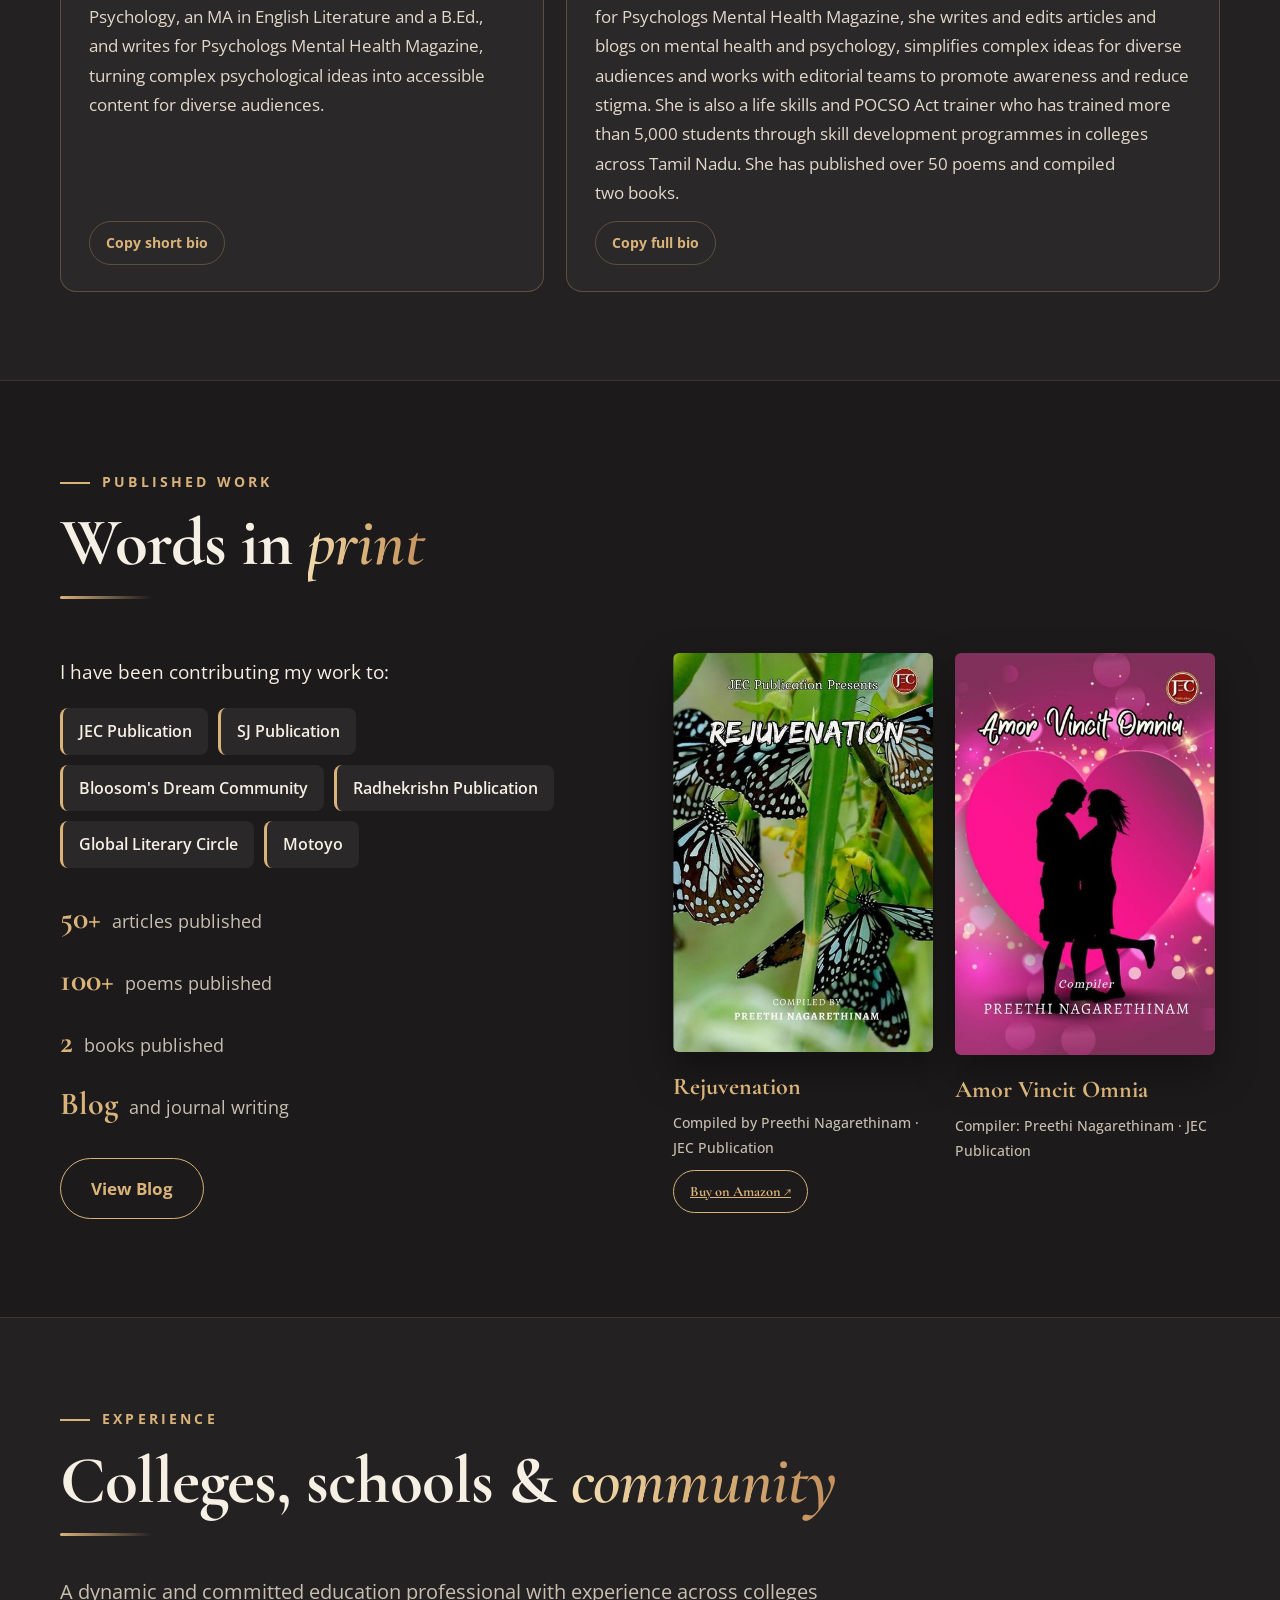
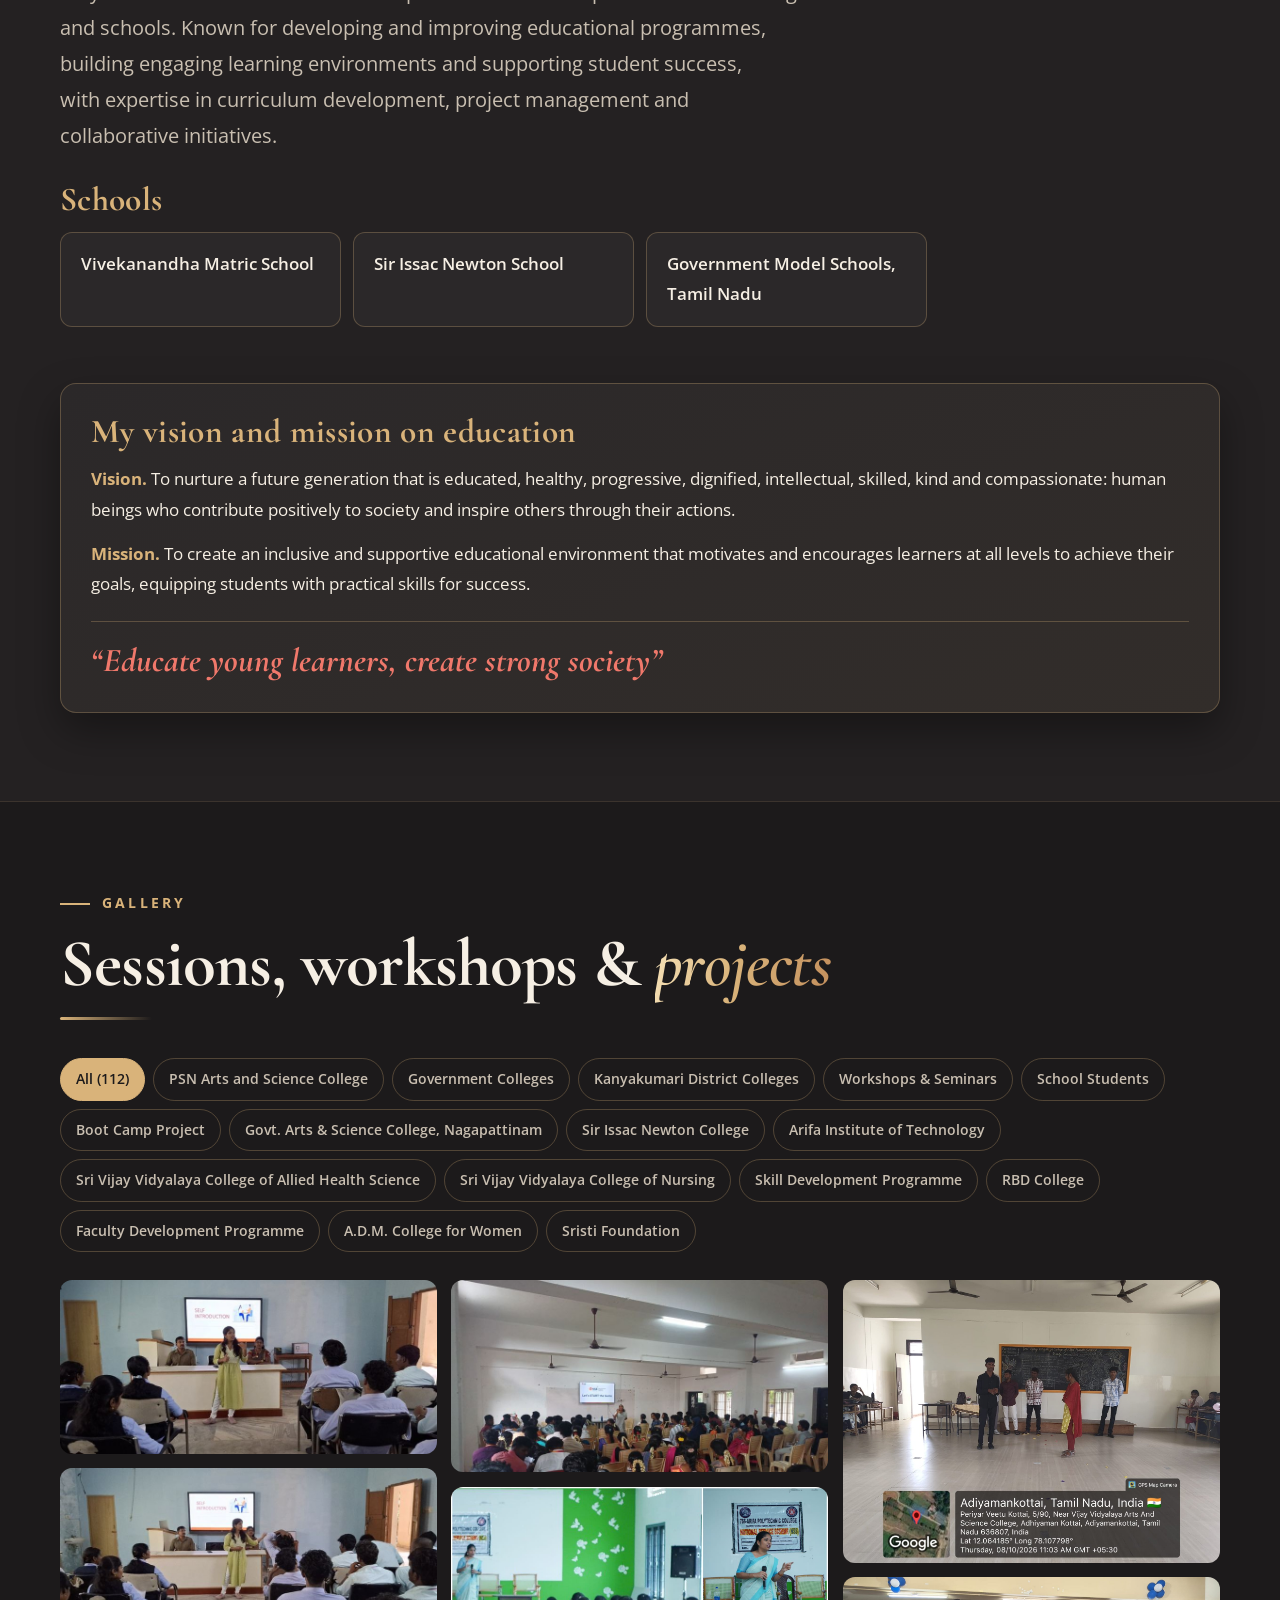
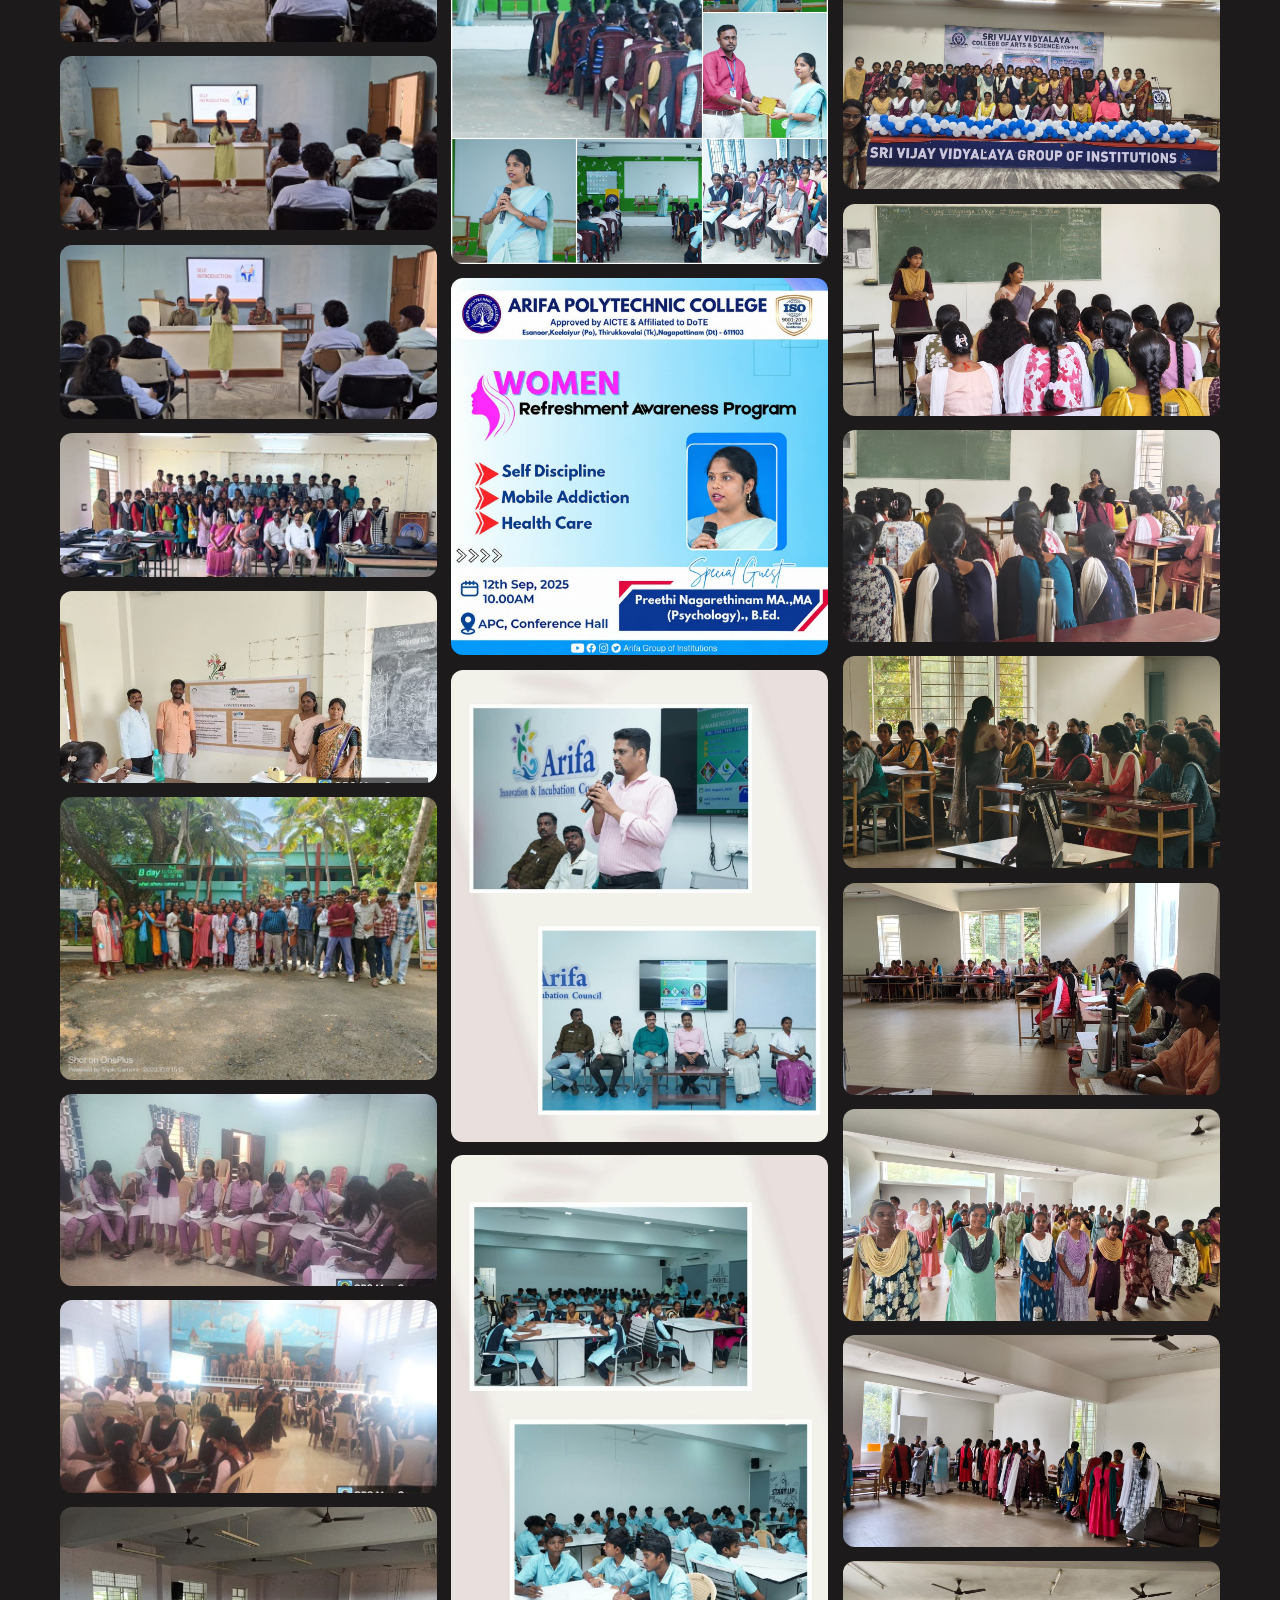
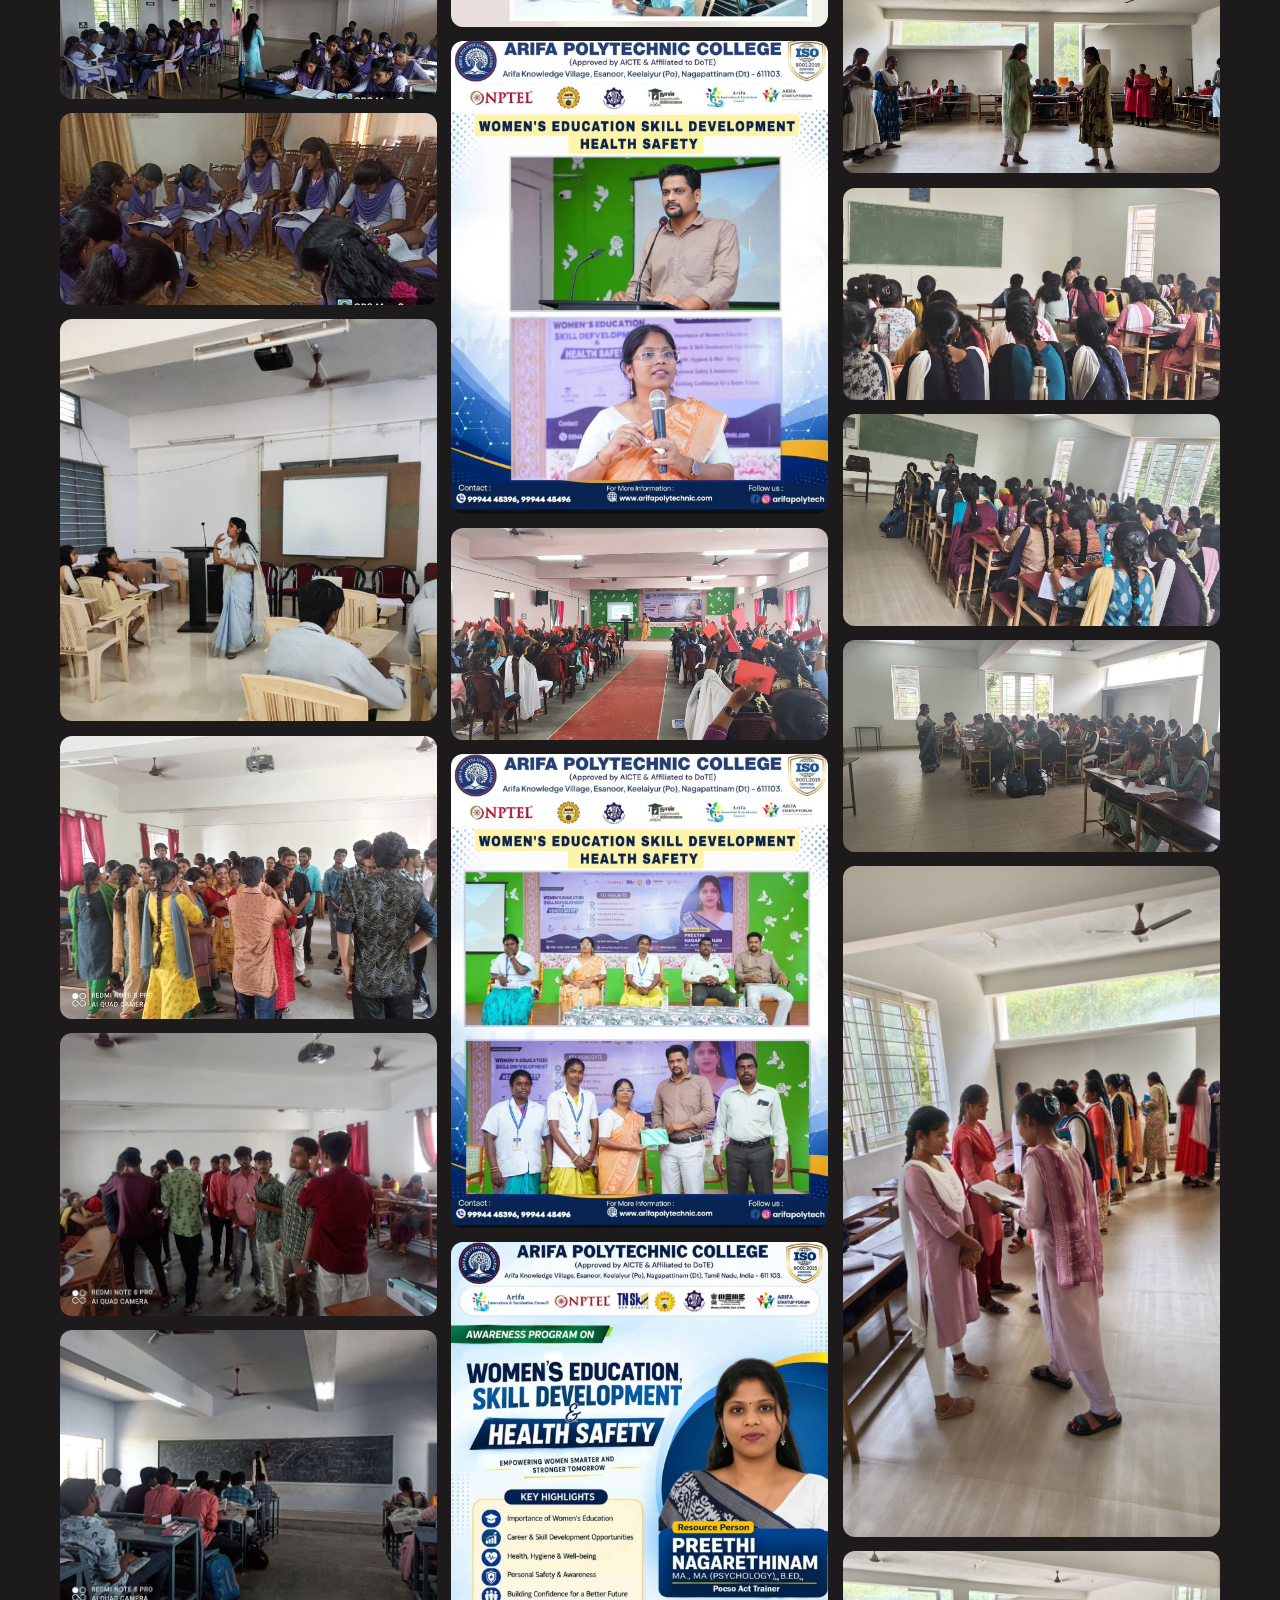
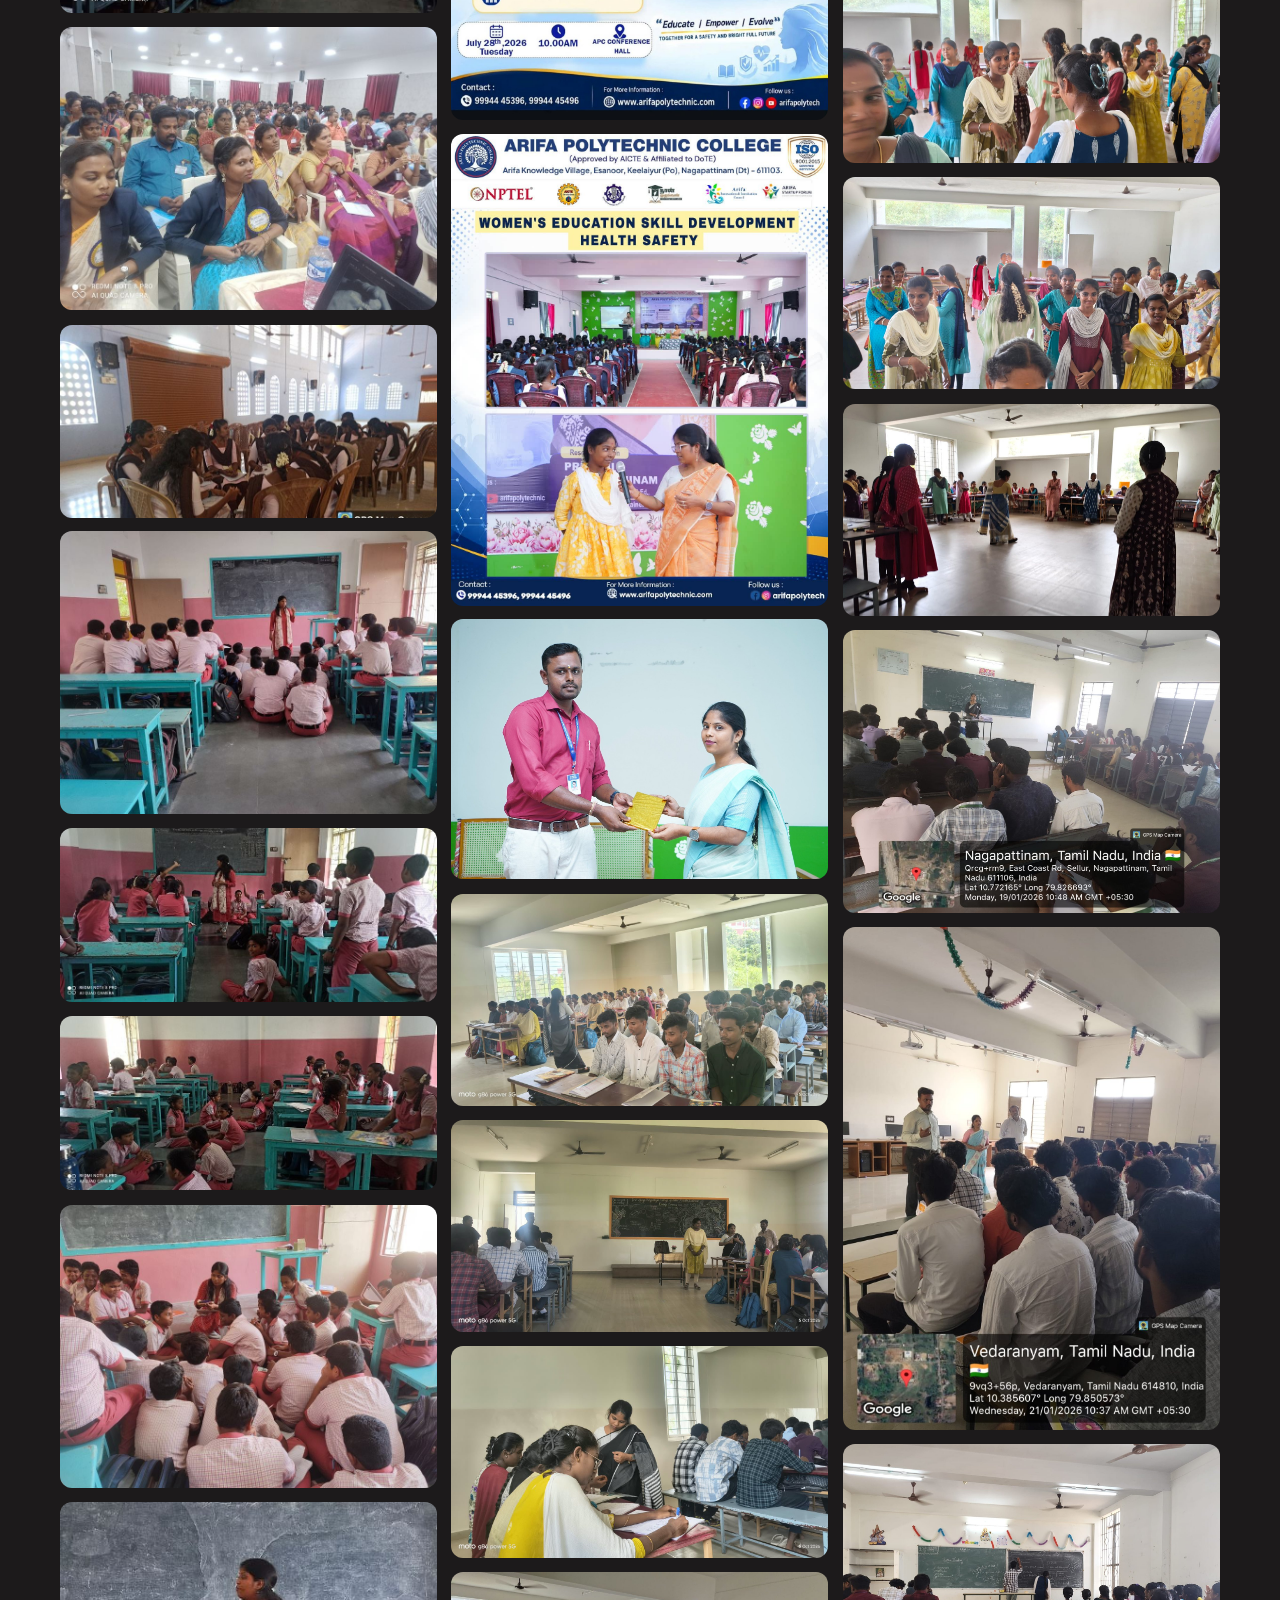
<file: preethi/index.html>
<!DOCTYPE html>
<html lang="en">
<head>
  <meta charset="utf-8">
  <meta name="viewport" content="width=device-width, initial-scale=1">
  <title>Preethi Nagarethinam | Educator, Psychologist &amp; Content Writer</title>
  <meta name="description" content="Portfolio of Preethi Nagarethinam (MA Lit., MA Psychology, B.Ed.): educator, psychologist, POCSO Act trainer, life skill trainer and content writer for Psychologs Mental Health Magazine.">
  <meta name="theme-color" content="#221f20">
  <meta property="og:title" content="Preethi Nagarethinam | Educator, Psychologist &amp; Content Writer">
  <meta property="og:description" content="Educator, psychologist, trainer and content writer. 10000+ students trained across 50+ institutions.">
  <meta property="og:type" content="website">
  <meta property="og:image" content="assets/img/preethi-profile.jpg">
  <link rel="icon" href="data:image/svg+xml,%3Csvg xmlns='http://www.w3.org/2000/svg' viewBox='0 0 100 100'%3E%3Crect width='100' height='100' rx='22' fill='%23221f20'/%3E%3Ctext x='50' y='66' font-size='54' text-anchor='middle' fill='%23d9b37a' font-family='Georgia,serif' font-weight='700'%3EP%3C/text%3E%3C/svg%3E">
  <link rel="preconnect" href="https://fonts.googleapis.com">
  <link rel="preconnect" href="https://fonts.gstatic.com" crossorigin>
  <link href="https://fonts.googleapis.com/css2?family=Cormorant+Garamond:ital,wght@0,500;0,600;0,700;1,500&family=Open+Sans:wght@400;500;600;700&display=swap" rel="stylesheet">
  <link rel="stylesheet" href="style.css">
</head>
<body>
  <div class="progress" id="progress" aria-hidden="true"></div>
  <a class="skip" href="#main">Skip to content</a>

  <header class="nav" id="top">
    <div class="wrap nav-in">
      <a class="brand" href="#home" aria-label="Preethi Nagarethinam, home">
        <span class="brand-mark">P</span><span class="brand-name">Preethi Nagarethinam</span>
      </a>
      <button class="burger" id="burger" aria-label="Open menu" aria-expanded="false" aria-controls="menu">
        <span></span><span></span><span></span>
      </button>
      <nav id="menu" class="menu" aria-label="Main">
        <a href="#about">About</a>
        <a href="#career">Career</a>
        <a href="#writer">Content Writer</a>
        <a href="#experience">Experience</a>
        <a href="#gallery">Gallery</a>
        <a href="#contact" class="menu-cta">Contact</a>
      </nav>
    </div>
  </header>

  <main id="main">

    <!-- HERO -->
    <section class="hero" id="home">
      <div class="wrap hero-grid">
        <div class="hero-copy reveal">
          <p class="eyebrow">Educator &middot; Psychologist &middot; POCSO Act Trainer &middot; Life Skill Trainer &middot; Content Writer</p>
          <h1>Preethi <span>Nagarethinam</span></h1>
          <p class="degrees">MA (Lit.) &nbsp;&middot;&nbsp; MA (Psychology) &nbsp;&middot;&nbsp; B.Ed.</p>
          <p class="lead">An accomplished educator and psychology professional, trained POCSO Act trainer, and dynamic facilitator specialising in counselling, soft skills development, faculty development, and experiential learning. A freelance writer and published author, integrating psychological insights, pedagogical expertise, and creative communication to foster learner empowerment, professional excellence, and holistic development through impactful, learner-centred interventions.</p>
          <div class="hero-actions">
            <a class="btn btn-gold" href="#contact">Get in touch</a>
            <a class="btn btn-ghost" href="#gallery">See my work</a>
          </div>
          <ul class="hero-stats">
            <li><strong data-count="10000">10000</strong><span>students trained</span></li>
            <li><strong data-count="50">50</strong><span>institutions visited</span></li>
            <li><strong data-count="50">50</strong><span>articles published</span></li>
            <li><strong data-count="100">100</strong><span>poems published</span></li>
            <li class="nop"><strong data-count="2">2</strong><span>books published</span></li>
          </ul>
        </div>
        <div class="hero-photo reveal">
          <div class="arch"><img src="assets/img/preethi-profile.jpg" alt="Portrait of Preethi Nagarethinam in a grey saree" width="900" height="1200"></div>
          <span class="corner c1" aria-hidden="true"></span><span class="corner c2" aria-hidden="true"></span>
        </div>
      </div>
    </section>

    <div class="ticker" aria-label="Colleges and schools where training was conducted">
      <div class="ticker-track" id="tickerTrack">
        <span>PSN Arts and Science College</span><span>Arifa Institute of Technology</span><span>Sri Vijay Vidyalaya College of Allied Health Science</span><span>Sri Vijay Vidyalaya College of Nursing</span><span>RBD College</span><span>Sristi Foundation</span><span>SV College of Engineering</span><span>CIT Coimbatore</span><span>PSGCAS Coimbatore</span><span>Paavai Engineering College</span><span>Shanmuga Industries Arts and Science College</span><span>KIOT Salem</span><span>Government Arts and Science College, Nagapattinam</span><span>Sir Issac Newton College</span><span>Vivekanandha Matric School</span><span>Sir Issac Newton School</span><span>Government Model Schools, Tamil Nadu</span>
      </div>
    </div>

    <!-- ABOUT -->
    <section class="section" id="about">
      <div class="wrap">
        <div class="head reveal"><p class="eyebrow">About me</p><h2>Roles I <em>play</em></h2></div>
        <div class="about-solo">
          <p class="about-text reveal">Dedicated psychology professional with expertise in counselling, behavioural assessment and youth empowerment. Skilled in life skills coaching, communication and soft skills training, conducting workshops and seminars that promote mental well-being and holistic growth among students in schools and colleges. Experienced in educational programme design and facilitation, integrating evidence-based practices to support both academic success and emotional resilience.</p>
          <h3 class="mini reveal">My roles</h3>
          <ul class="chips role-row reveal">
            <li>Educator</li><li>Psychologist</li><li>POCSO Act Trainer</li><li>Soft Skill Trainer</li>
            <li>Communication Trainer</li><li>Life Skill Trainer</li><li>Skill Development Trainer</li>
          </ul>
          <ul class="chips role-row reveal">
            <li>Magazine Writer</li><li>Translator</li><li>Editor</li><li>Compiler</li><li>Blogger</li>
          </ul>
        </div>
      </div>
    </section>

    <!-- CAREER -->
    <section class="section band" id="career">
      <div class="wrap">
        <div class="head reveal"><p class="eyebrow">Profile</p><h2>Professional <em>experience</em></h2></div>

        <div class="career-grid">
          <aside class="focus">
            <h3 class="mini reveal">What I do</h3>
            <ul class="chips reveal">
              <li>Counselling</li><li>Behavioural assessment</li><li>Youth empowerment</li><li>Life skills coaching</li>
              <li>Communication training</li><li>Soft skills training</li><li>POCSO Act training</li><li>Content writing</li>
            </ul>
          </aside>

          <div class="roles">
            <article class="role reveal">
              <header><h4>Resource Person &ndash; Holistic Development Team</h4><p>Personality Development Lab (PDL)</p></header>
              <p class="role-note">As a Resource Person with the Holistic Development Team under the Personality Development Lab (PDL), State Board of Education, Tamil Nadu, I conduct workshops, seminars, and interactive sessions focused on personality development and holistic student growth. My work emphasises life skills, effective communication, emotional resilience, self-awareness, and interpersonal skills. Through engaging learning experiences and student-centred approaches, I aim to empower students to build confidence, strengthen their emotional well-being, and develop the skills necessary for personal and academic growth.</p>
            </article>

            <article class="role reveal">
              <header><h4>Skill Development &amp; Training</h4><p>Colleges across Tamil Nadu</p></header>
              <p class="role-note">I design and deliver engaging skill development programmes that empower students to enhance their communication, employability, and interpersonal skills. Through my training engagements with Naan Mudhalvan, The Hindu&ndash;STEP, and NSE Academy, I have supported students across Tamil Nadu in developing practical competencies in Essential English, Communicative English, Digital Marketing, Content Writing, and FinTech. Having trained over 5,000 students, I focus on interactive learning, confidence building, and real-world skill application to help learners strengthen their professional readiness and achieve their career goals.</p>
            </article>

            <article class="role reveal">
              <header><h4>Certified POCSO Act Trainer</h4><p>Child protection and safety awareness</p></header>
              <p class="role-note">Certified POCSO Act Trainer with specialised training in child protection, child safety, and awareness of legal safeguards for children. Equipped to facilitate awareness programmes and educational workshops promoting safe environments, personal boundaries, and the prevention of child sexual abuse.</p>
              <div class="role-pics role-pics-one">
                <img src="assets/img/pocso-certificate.jpg" alt="POCSO Act Trainer certificate, Tamilnadu Council for Open and Distance Learning" loading="lazy" width="1092" height="1599">
              </div>
            </article>

            <article class="role reveal">
              <header><h4>Trainer and Life Skill Coach</h4><p>Schools and colleges</p></header>
              <ul class="ticks">
                <li>Designed, delivered and enhanced educational programmes focused on language development, student engagement and academic success.</li>
                <li>Created interactive language activities, worksheets and puzzles, and content for formal communication, vocabulary building and soft skills.</li>
                <li>Conducted student development sessions and motivational workshops at schools including Vivekanandha Matric School and Sir Issac Newton School.</li>
                <li>Led training sessions for teachers and students on habit formation, mobile addiction awareness and cognitive development.</li>
                <li>Delivered customized learning modules focused on holistic education and inclusive learning.</li>
              </ul>
            </article>

            <article class="role reveal">
              <header><h4>Psychologist</h4><p>Vocational training and inclusive education</p></header>
              <p class="role-note">Practical experience supporting individuals with intellectual disabilities through vocational training, therapeutic engagement and inclusive education.</p>
              <ul class="ticks">
                <li>Assisted in tailored vocational training programmes.</li>
                <li>Supported daily routines and life skills for independence.</li>
                <li>Observed and documented behavioural patterns and progress.</li>
                <li>Collaborated with educators and therapists on appropriate activities.</li>
                <li>Fostered a compassionate, inclusive environment for participation and self-expression.</li>
              </ul>
            </article>
          </div>
        </div>
      </div>
    </section>

    <!-- IMPACT -->
    <section class="section" id="impact">
      <div class="wrap">
        <div class="head reveal"><p class="eyebrow">Academic achievements</p><h2>Training that reaches <em>classrooms everywhere</em></h2></div>
        <div class="impact-grid">
          <div class="counters reveal">
            <div class="counter"><strong><sup>+</sup><span data-count="10000">10000</span></strong><span>Students trained</span></div>
            <div class="counter"><strong><sup>+</sup><span data-count="50">50</span></strong><span>Institutions visited</span></div>
            <div class="counter"><strong><sup>+</sup><span data-count="50">50</span></strong><span>Articles published</span></div>
            <div class="counter"><strong><sup>+</sup><span data-count="100">100</span></strong><span>Poems published</span></div>
            <div class="counter"><strong><span data-count="2">2</span></strong><span>Books published</span></div>
          </div>
          <div class="impact-text reveal">
            <p>As a trainer and educator, I have conducted training sessions at over 50 educational institutions, catering to students at various academic levels. Some of the colleges where I have provided training include:</p>
            <ul class="ticks">
              <li>PSN Arts and Science College, Kanyakumari</li>
              <li>SV College of Engineering, Andhra</li>
              <li>CIT, Coimbatore</li>
              <li>PSGCAS, Coimbatore</li>
              <li>Paavai Engineering College, Namakkal</li>
              <li>Shanmuga Industries Arts and Science College, Thiruvannamalai <em>(conducted FDP)</em></li>
              <li>KIOT, Salem</li>
              <li>Government Arts and Science College, Nagapattinam</li>
              <li>Arifa Institute of Technology, Nagapattinam</li>
              <li>Sri Vijay Vidyalaya College of Allied Health Science, Dharmapuri</li>
              <li>Sri Vijay Vidyalaya College of Nursing, Dharmapuri</li>
              <li>RBD College</li>
              <li>Sristi Foundation (Sristi Special School), Konamangalam</li>
              <li>Sir Issac Newton College, Nagapattinam, and other reputed educational institutions</li>
            </ul>
          </div>
        </div>
      </div>
    </section>

    <!-- CONTENT WRITER -->
    <section class="section band" id="writer">
      <div class="wrap">
        <div class="head reveal"><p class="eyebrow">Blogger &nbsp;|&nbsp; Psychology Content Writer &nbsp;|&nbsp; Published Author</p><h2>Writing on <em>psychology</em> &amp; well-being</h2></div>
        <p class="intro reveal">A passionate blogger, psychology content writer, and creative author with a growing body of work exploring psychology, emotional well-being, human behaviour, and contemporary social issues. Author of two published books, Rejuvenation and Amor Vincit Omnia, with a portfolio of 50+ articles and 100+ poems. Combines psychological insight, critical thinking, and creative expression to develop meaningful, thought-provoking content that connects with readers and encourages reflection, awareness, and personal growth.</p>
        <div class="explore reveal">
          <p class="mini">Explore my work</p>
          <div class="explore-btns">
            <a class="btn btn-gold" href="https://preethinagarethinam.blogspot.com/2026/01/emotional-decolonization.html" target="_blank" rel="noopener">View Blog</a>
            <a class="btn btn-ghost" href="https://www.psychologs.com/why-its-easier-to-blame-than-take-responsibility-a-psychological-perspective/" target="_blank" rel="noopener">Read on Psychologs</a>
            <a class="btn btn-ghost" href="https://amzn.in/d/00MEj9vf" target="_blank" rel="noopener">Buy Rejuvenation</a>
          </div>
        </div>

        <div class="writer-grid">
          <article class="mag reveal">
            <p class="mag-kicker">Writer &middot; content, blog, research</p>
            <h3>Psychologs Mental Health Magazine</h3>
            <ul class="ticks">
              <li>Write and edit engaging articles and blogs on mental health and psychology.</li>
              <li>Simplify complex psychological concepts into accessible content for diverse audiences.</li>
              <li>Collaborate with editorial teams to promote awareness and reduce stigma.</li>
            </ul>
            <a class="mag-link" href="https://www.psychologs.com/why-its-easier-to-blame-than-take-responsibility-a-psychological-perspective/" target="_blank" rel="noopener">Read my article: Why it's easier to blame than take responsibility &#8599;</a>
          </article>
          <div class="writes reveal">
            <h3 class="mini">Areas of expertise</h3>
            <ul class="chips">
              <li>Psychology Writing</li><li>Blogging</li><li>Creative Writing</li><li>Poetry</li>
              <li>Editorial Content</li><li>Social Commentary</li><li>Emotional Well-being</li>
            </ul>
          </div>
        </div>

        <h3 class="mini bio-title reveal">Author bio</h3>
        <div class="bio-grid">
          <article class="bio reveal">
            <h4>Short bio</h4>
            <p id="bioShort">Preethi Nagarethinam is a psychology professional, educator and content writer. She holds an MA in Psychology, an MA in English Literature and a B.Ed., and writes for Psychologs Mental Health Magazine, turning complex psychological ideas into accessible content for diverse audiences.</p>
            <button class="copy mini-btn" type="button" data-copy-from="#bioShort">Copy short bio</button>
          </article>
          <article class="bio reveal">
            <h4>Full bio</h4>
            <p id="bioFull">Preethi Nagarethinam is a psychologist, educator and content writer. She holds an MA in Psychology, an MA in English Literature and a B.Ed. As a writer for Psychologs Mental Health Magazine, she writes and edits articles and blogs on mental health and psychology, simplifies complex ideas for diverse audiences and works with editorial teams to promote awareness and reduce stigma. She is also a life skills and POCSO Act trainer who has trained more than 5,000 students through skill development programmes in colleges across Tamil Nadu. She has published over 50 poems and compiled two books.</p>
            <button class="copy mini-btn" type="button" data-copy-from="#bioFull">Copy full bio</button>
          </article>
        </div>
      </div>
    </section>

    <!-- WRITING -->
    <section class="section" id="writing">
      <div class="wrap">
        <div class="head reveal"><p class="eyebrow">Published work</p><h2>Words in <em>print</em></h2></div>
        <div class="writing-grid">
          <div class="writing-text reveal">
            <p>I have been contributing my work to:</p>
            <ul class="tags">
              <li>JEC Publication</li><li>SJ Publication</li><li>Bloosom's Dream Community</li>
              <li>Radhekrishn Publication</li><li>Global Literary Circle</li><li>Motoyo</li>
            </ul>
            <ul class="facts">
              <li><strong>50+</strong> articles published</li>
              <li><strong>100+</strong> poems published</li>
              <li><strong>2</strong> books published</li>
              <li><strong>Blog</strong> and journal writing</li>
            </ul>
            <a class="btn btn-ghost" href="https://preethinagarethinam.blogspot.com/2026/01/emotional-decolonization.html" target="_blank" rel="noopener">View Blog</a>
          </div>
          <div class="books reveal">
            <figure class="book">
              <img src="assets/img/book-rejuvenation.jpg" alt="Cover of Rejuvenation, compiled by Preethi Nagarethinam, JEC Publication" loading="lazy" width="469" height="720">
              <figcaption>Rejuvenation<small>Compiled by Preethi Nagarethinam &middot; JEC Publication</small><a class="buy" href="https://amzn.in/d/00MEj9vf" target="_blank" rel="noopener">Buy on Amazon &#8599;</a></figcaption>
            </figure>
            <figure class="book">
              <img src="assets/img/book-amor-vincit-omnia.jpg" alt="Cover of Amor Vincit Omnia, compiled by Preethi Nagarethinam, JEC Publication" loading="lazy" width="414" height="640">
              <figcaption>Amor Vincit Omnia<small>Compiler: Preethi Nagarethinam &middot; JEC Publication</small></figcaption>
            </figure>
          </div>
        </div>
      </div>
    </section>

    <!-- EXPERIENCE -->
    <section class="section band" id="experience">
      <div class="wrap">
        <div class="head reveal"><p class="eyebrow">Experience</p><h2>Colleges, schools &amp; <em>community</em></h2></div>
        <p class="intro reveal">A dynamic and committed education professional with experience across colleges and schools. Known for developing and improving educational programmes, building engaging learning environments and supporting student success, with expertise in curriculum development, project management and collaborative initiatives.</p>
        <h3 class="mini reveal">Schools</h3>
        <ul class="orgs reveal">
          <li>Vivekanandha Matric School</li><li>Sir Issac Newton School</li><li>Government Model Schools, Tamil Nadu</li>
        </ul>

        <div class="split solo">
          <aside class="vision reveal">
            <h3 class="mini">My vision and mission on education</h3>
            <p><strong>Vision.</strong> To nurture a future generation that is educated, healthy, progressive, dignified, intellectual, skilled, kind and compassionate: human beings who contribute positively to society and inspire others through their actions.</p>
            <p><strong>Mission.</strong> To create an inclusive and supportive educational environment that motivates and encourages learners at all levels to achieve their goals, equipping students with practical skills for success.</p>
            <blockquote>&ldquo;Educate young learners, create strong society&rdquo;</blockquote>
          </aside>
        </div>
      </div>
    </section>

    <!-- GALLERY -->
    <section class="section" id="gallery">
      <div class="wrap">
        <div class="head reveal"><p class="eyebrow">Gallery</p><h2>Sessions, workshops &amp; <em>projects</em></h2></div>
        <div class="filters reveal" id="filters" role="tablist" aria-label="Filter gallery by event"></div>
        <div class="gallery" id="galleryGrid"></div>
      </div>
    </section>

    <!-- PERSONAL DEVELOPMENT SESSIONS -->
    <section class="section band" id="sessions">
      <div class="wrap">
        <div class="head reveal"><p class="eyebrow">Personalised sessions</p><h2>Personal Development &amp; <em>Emotional Well-being</em></h2></div>
        <ul class="chips chips-alt reveal"><li>Communication Skills</li><li>Personal Growth</li><li>Emotional Resilience</li></ul>
        <div class="enquire">
          <div class="enquire-copy">
            <p class="reveal">Offering personalised sessions in communication skills, personal development, and emotional well-being to foster self-awareness, confidence, emotional resilience, and effective interpersonal relationships. Through psychology-informed approaches and interactive learning, I support individuals in navigating personal challenges, strengthening communication, and cultivating a balanced, confident, and growth-oriented mindset.</p>
            <p class="reveal enquire-ask">Interested in a personalised session or training programme? Scan the QR code to register or submit your enquiry.</p>
            <div class="enquire-actions reveal">
              <a class="btn btn-gold pulse" href="https://forms.gle/rmZyN9z9cpUWjkez7" target="_blank" rel="noopener">Register / Enquire Now</a>
            </div>
            <ul class="rows enquire-rows">
              <li class="row reveal">
                <span class="row-ico brand"><img src="assets/img/icons/gmail.png" alt="" width="30" height="30" loading="lazy"></span>
              <div class="row-main"><small>Email</small><a href="mailto:learnwithus1001@gmail.com">learnwithus1001@gmail.com</a><em>For session enquiries and professional collaborations</em></div>
                <button class="copy mini-btn" type="button" data-copy="learnwithus1001@gmail.com">Copy</button>
              </li>
              <li class="row reveal">
                <span class="row-ico brand"><img src="assets/img/icons/whatsapp.png" alt="" width="30" height="30" loading="lazy"></span>
                <div class="row-main"><small>WhatsApp</small><a href="https://wa.me/918838625044" target="_blank" rel="noopener">+91 88386 25044</a><em>For direct enquiries and session bookings</em></div>
                <button class="copy mini-btn" type="button" data-copy="+918838625044">Copy</button>
              </li>
            </ul>
          </div>
          <figure class="qr reveal">
            <a href="https://forms.gle/rmZyN9z9cpUWjkez7" target="_blank" rel="noopener" aria-label="Open the enquiry form">
              <img src="assets/img/enquiry-qr.png" alt="QR code to register or enquire about a personalised session" loading="lazy" width="600" height="600">
            </a>
            <figcaption><strong>Scan to Register / Enquire Now</strong><span>Use this QR code to open the enquiry form.</span></figcaption>
          </figure>
        </div>
      </div>
    </section>

    <!-- CONTACT -->
    <section class="section contact" id="contact">
      <div class="wrap">
        <div class="head reveal"><p class="eyebrow">Contact information</p><h2>Let's work <em>together</em></h2></div>
        <p class="intro reveal">Available for training sessions, workshops, faculty development programmes, counselling, content writing and translation.</p>
        <div class="connect">
          <article class="insta reveal" aria-label="Instagram">
            <div class="insta-glow" aria-hidden="true"></div>
            <div class="insta-top">
              <div class="story-ring"><img src="assets/img/preethi-profile.jpg" alt="Preethi Nagarethinam" loading="lazy" width="900" height="1200"></div>
              <div class="insta-id">
                <p class="insta-label">Follow along on Instagram</p>
                <p class="insta-handle">@preethi<wbr>nagarethinam</p>
              </div>
            </div>
            <p class="insta-text">Classroom moments, training days, books and writing, shared as they happen.</p>
            <div class="insta-actions">
              <a class="btn btn-gold pulse" href="https://www.instagram.com/preethinagarethinam" target="_blank" rel="noopener">Follow on Instagram</a>
              <button class="btn btn-ghost copy" type="button" data-copy="@preethinagarethinam">Copy handle</button>
            </div>
            <svg class="insta-glyph" viewBox="0 0 48 48" aria-hidden="true"><rect x="5" y="5" width="38" height="38" rx="11"/><circle cx="24" cy="24" r="9"/><circle cx="35" cy="13" r="2.4"/></svg>
          </article>

          <ul class="rows">
            <li class="row reveal" style="--d:.05s">
              <span class="row-ico brand"><img src="assets/img/icons/phone.png" alt="" width="30" height="30" loading="lazy"></span>
              <div class="row-main"><small>Phone</small><a href="tel:+918838625044">88386 25044</a></div>
              <button class="copy mini-btn" type="button" data-copy="8838625044">Copy</button>
            </li>
            <li class="row reveal" style="--d:.12s">
              <span class="row-ico brand"><img src="assets/img/icons/gmail.png" alt="" width="30" height="30" loading="lazy"></span>
              <div class="row-main"><small>Email</small><a href="mailto:preethika17@gmail.com">preethika17@gmail.com</a></div>
              <button class="copy mini-btn" type="button" data-copy="preethika17@gmail.com">Copy</button>
            </li>
            <li class="row reveal" style="--d:.15s">
              <span class="row-ico brand"><img src="assets/img/icons/gmail.png" alt="" width="30" height="30" loading="lazy"></span>
              <div class="row-main"><small>Email &middot; sessions</small><a href="mailto:learnwithus1001@gmail.com">learnwithus1001@gmail.com</a></div>
              <button class="copy mini-btn" type="button" data-copy="learnwithus1001@gmail.com">Copy</button>
            </li>
            <li class="row reveal" style="--d:.16s">
              <span class="row-ico brand"><img src="assets/img/icons/instagram.png" alt="" width="30" height="30" loading="lazy"></span>
              <div class="row-main"><small>Instagram &middot; Learn With Us</small><a href="https://www.instagram.com/learnwithus_1001" target="_blank" rel="noopener">@learnwithus_1001</a></div>
              <span class="go" aria-hidden="true">&#8599;</span>
            </li>
            <li class="row reveal" style="--d:.19s">
              <span class="row-ico brand"><img src="assets/img/icons/linkedin.png" alt="" width="30" height="30" loading="lazy"></span>
              <div class="row-main"><small>LinkedIn</small><a href="https://www.linkedin.com/in/preethinagarethinam" target="_blank" rel="noopener">Preethi Nagarethinam</a></div>
              <span class="go" aria-hidden="true">&#8599;</span>
            </li>
            <li class="row reveal" style="--d:.26s">
              <span class="row-ico brand"><img src="assets/img/icons/blogger.png" alt="" width="30" height="30" loading="lazy"></span>
              <div class="row-main"><small>Blog</small><a href="https://preethinagarethinam.blogspot.com" target="_blank" rel="noopener">preethinagarethinam.<wbr>blogspot.com</a></div>
              <span class="go" aria-hidden="true">&#8599;</span>
            </li>
            <li class="row reveal" style="--d:.33s">
              <span class="row-ico brand"><img src="assets/img/icons/facebook.png" alt="" width="30" height="30" loading="lazy"></span>
              <div class="row-main"><small>Facebook</small><a href="https://www.facebook.com/share/1EzMuSjWhv/" target="_blank" rel="noopener">Preethi Nagarethinam</a></div>
              <span class="go" aria-hidden="true">&#8599;</span>
            </li>
          </ul>
        </div>
        <div class="toast" id="toast" role="status" aria-live="polite"></div>
      </div>
    </section>
  </main>

  <footer class="footer">
    <div class="wrap foot-in">
      <p>&copy; <span id="year">2026</span> Preethi Nagarethinam &middot; MA (Lit.), MA (Psychology), B.Ed.</p>
      <nav class="foot-links" aria-label="Social links">
        <a href="https://www.instagram.com/preethinagarethinam" target="_blank" rel="noopener">Instagram</a>
        <a href="https://www.instagram.com/learnwithus_1001" target="_blank" rel="noopener">Learn With Us</a>
        <a href="https://www.facebook.com/share/1EzMuSjWhv/" target="_blank" rel="noopener">Facebook</a>
        <a href="https://www.linkedin.com/in/preethinagarethinam" target="_blank" rel="noopener">LinkedIn</a>
        <a href="https://preethinagarethinam.blogspot.com" target="_blank" rel="noopener">Blog</a>
        <a href="#top">Back to top &uarr;</a>
      </nav>
    </div>
  </footer>

  <!-- Lightbox -->
  <div class="lightbox" id="lightbox" role="dialog" aria-modal="true" aria-label="Image viewer" hidden>
    <button class="lb-close" id="lbClose" aria-label="Close">&times;</button>
    <button class="lb-nav lb-prev" id="lbPrev" aria-label="Previous image">&#8249;</button>
    <figure>
      <img id="lbImg" alt="">
      <figcaption id="lbCap"></figcaption>
    </figure>
    <button class="lb-nav lb-next" id="lbNext" aria-label="Next image">&#8250;</button>
  </div>

  <script src="script.js"></script>
</body>
</html>
</file>
<file: preethi/style.css>
:root{
  --bg:#1c1a1b;
  --bg-2:#242122;
  --card:#2b2829;
  --ink:#f6efe4;
  --muted:#c9bfb1;
  --gold:#d9b37a;
  --gold-2:#b08850;
  --line:rgba(217,179,122,.28);
  --radius:16px;
  --serif:"Cormorant Garamond",Georgia,"Times New Roman",serif;
  --sans:"Open Sans",system-ui,-apple-system,"Segoe UI",Roboto,sans-serif;
  --shadow:0 18px 40px rgba(0,0,0,.35);
}
*{box-sizing:border-box}
html{scroll-behavior:smooth;scroll-padding-top:76px}
body{margin:0;background:var(--bg);color:var(--ink);font-family:var(--sans);line-height:1.7;font-size:17px;-webkit-font-smoothing:antialiased}
img{max-width:100%;height:auto;display:block}
a{color:inherit}
ul{margin:0;padding:0;list-style:none}
h1,h2,h3{font-family:var(--serif);line-height:1.1;margin:0;font-weight:700}
.wrap{width:min(1160px,100% - 40px);margin-inline:auto}
.skip{position:absolute;left:-999px;top:8px;background:var(--gold);color:#1c1a1b;padding:8px 14px;border-radius:8px;z-index:200}
.skip:focus{left:8px}
:focus-visible{outline:3px solid var(--gold);outline-offset:3px;border-radius:6px}

/* NAV */
.nav{position:sticky;top:0;z-index:100;background:rgba(28,26,27,.88);backdrop-filter:blur(10px);border-bottom:1px solid var(--line)}
.nav-in{display:flex;align-items:center;justify-content:space-between;height:68px}
.brand{display:flex;align-items:center;gap:10px;text-decoration:none}
.brand-mark{display:grid;place-items:center;width:38px;height:38px;border-radius:10px;border:1.5px solid var(--gold);color:var(--gold);font-family:var(--serif);font-size:1.5rem;font-weight:700}
.brand-name{font-family:var(--serif);font-size:1.35rem;font-weight:700;letter-spacing:.02em}
.menu{display:flex;align-items:center;gap:6px}
.menu a{text-decoration:none;font-size:.92rem;font-weight:600;padding:8px 12px;border-radius:999px;color:var(--muted);transition:.2s}
.menu a:hover{color:var(--ink);background:rgba(217,179,122,.12)}
.menu .menu-cta{background:var(--gold);color:#1c1a1b}
.menu .menu-cta:hover{background:#e6c38f;color:#1c1a1b}
.burger{display:none;width:44px;height:44px;border:1px solid var(--line);background:transparent;border-radius:10px;cursor:pointer;padding:0;flex-direction:column;align-items:center;justify-content:center;gap:5px}
.burger span{width:20px;height:2px;background:var(--gold);transition:.25s}
.burger[aria-expanded="true"] span:nth-child(1){transform:translateY(7px) rotate(45deg)}
.burger[aria-expanded="true"] span:nth-child(2){opacity:0}
.burger[aria-expanded="true"] span:nth-child(3){transform:translateY(-7px) rotate(-45deg)}

/* HERO */
.hero{position:relative;padding:72px 0 88px;overflow:hidden;background:
  radial-gradient(700px 400px at 85% 10%,rgba(217,179,122,.14),transparent 70%),
  radial-gradient(600px 400px at 0% 100%,rgba(176,136,80,.10),transparent 70%)}
.hero::before,.hero::after{content:"";position:absolute;pointer-events:none;border:3px solid var(--gold-2);opacity:.55}
.hero::before{top:22px;left:22px;width:150px;height:110px;border-right:0;border-bottom:0}
.hero::after{bottom:22px;right:22px;width:150px;height:110px;border-left:0;border-top:0}
.hero-grid{display:grid;grid-template-columns:1.25fr .85fr;gap:56px;align-items:center}
.eyebrow{margin:0 0 14px;font-size:.78rem;letter-spacing:.2em;text-transform:uppercase;color:var(--gold);font-weight:700}
.hero h1{font-size:clamp(2.8rem,7vw,5.2rem);font-style:italic;letter-spacing:.01em}
.hero h1 span{display:block;color:var(--gold)}
.degrees{margin:16px 0 22px;font-weight:600;letter-spacing:.12em;font-size:.95rem;color:var(--muted)}
.lead{font-size:1.08rem;color:#e7ddcf;max-width:60ch}
.hero-actions{display:flex;flex-wrap:wrap;gap:12px;margin:28px 0 34px}
.btn{display:inline-block;text-decoration:none;font-weight:700;font-size:.95rem;padding:13px 26px;border-radius:999px;border:1.5px solid var(--gold);transition:.2s;cursor:pointer}
.btn-gold{background:var(--gold);color:#1c1a1b}
.btn-gold:hover{background:#e8c78f;transform:translateY(-2px)}
.btn-ghost{color:var(--gold);background:transparent}
.btn-ghost:hover{background:rgba(217,179,122,.14);transform:translateY(-2px)}
.hero-stats{display:flex;flex-wrap:wrap;gap:28px 40px;border-top:1px solid var(--line);padding-top:22px}
.hero-stats li{display:flex;flex-direction:column}
.hero-stats strong{font-family:var(--serif);font-size:2.3rem;color:var(--gold);line-height:1}
.hero-stats strong::before{content:"+";font-size:1.4rem;margin-right:2px}
.hero-stats span{font-size:.82rem;color:var(--muted);text-transform:uppercase;letter-spacing:.1em}
.hero-photo{position:relative;justify-self:center;width:min(100%,400px)}
.arch{border-radius:200px 200px 18px 18px;overflow:hidden;border:2px solid var(--gold);box-shadow:var(--shadow);aspect-ratio:3/4;background:var(--card)}
.arch img{width:100%;height:100%;object-fit:cover;object-position:50% 25%}
.corner{position:absolute;width:90px;height:90px;border:3px solid var(--gold-2);pointer-events:none}
.c1{top:-14px;left:-14px;border-right:0;border-bottom:0;border-top-left-radius:6px}
.c2{bottom:-14px;right:-14px;border-left:0;border-top:0;border-bottom-right-radius:6px}

/* SECTIONS */
.section{padding:88px 0}
.band{background:var(--bg-2);border-block:1px solid rgba(217,179,122,.12)}
.head{margin-bottom:38px}
.head h2{font-size:clamp(2rem,4.6vw,3.2rem)}
.intro{max-width:78ch;color:var(--muted);margin:0 0 28px}
.mini{font-size:1.5rem;color:var(--gold);margin:0 0 14px}
.about-grid{display:grid;grid-template-columns:.7fr 1.3fr;gap:48px;align-items:center}
.framed{margin:0;position:relative;max-width:360px;justify-self:center}
.framed::before{content:"";position:absolute;inset:-12px;border:2px solid var(--gold);border-radius:6px}
.framed::after{content:"";position:absolute;inset:-6px;border:1px solid var(--gold-2);border-radius:4px}
.framed img{position:relative;z-index:1;width:100%;aspect-ratio:3/4;object-fit:cover;object-position:50% 20%}
.about-body .mini:not(:first-child){margin-top:26px}
.chips{display:flex;flex-wrap:wrap;gap:10px}
.chips li{padding:8px 16px;border:1px solid var(--line);background:var(--card);border-radius:999px;font-weight:600;font-size:.92rem}
.chips-alt li{border-color:rgba(246,239,228,.2);background:transparent;color:var(--muted)}

/* IMPACT */
.impact-grid{display:grid;grid-template-columns:.8fr 1.2fr;gap:48px;align-items:center}
.counters{display:grid;gap:22px}
.counter{background:var(--card);border:1px solid var(--line);border-radius:var(--radius);padding:26px 30px;box-shadow:var(--shadow)}
.counter strong{display:block;font-family:var(--serif);font-size:clamp(3rem,7vw,4.6rem);color:var(--gold);line-height:1;font-weight:600}
.counter sup{font-size:.5em;vertical-align:.5em;margin-right:4px}
.counter span{color:var(--muted);text-transform:uppercase;letter-spacing:.12em;font-size:.8rem}
.counter strong span{font-size:inherit;letter-spacing:0;text-transform:none;color:inherit}
.impact-text p{margin:0 0 16px}
.ticks li{position:relative;padding:6px 0 6px 28px}
.ticks li::before{content:"";position:absolute;left:4px;top:.95em;width:9px;height:9px;border-radius:50%;background:var(--gold)}
.ticks em{color:var(--gold);font-style:normal;font-weight:600}

/* WRITING */
.writing-grid{display:grid;grid-template-columns:1fr 1fr;gap:56px;align-items:center}
.tags{display:flex;flex-wrap:wrap;gap:10px;margin:14px 0 22px}
.tags li{padding:7px 14px;border-radius:8px;background:var(--card);border-left:3px solid var(--gold);font-weight:600;font-size:.92rem}
.facts{display:grid;gap:6px;margin:0 0 26px;color:var(--muted)}
.facts strong{color:var(--gold);font-family:var(--serif);font-size:1.6rem;margin-right:6px}
.books{display:flex;gap:22px;justify-content:center;align-items:flex-start}
.book{margin:0;flex:1;max-width:260px}
.book img{width:100%;height:auto;border-radius:6px;box-shadow:var(--shadow);transition:.3s}
.book:hover img{transform:translateY(-6px) rotate(-1deg)}
.book figcaption{margin-top:14px;font-family:var(--serif);font-size:1.25rem;font-weight:700;color:var(--gold)}
.book small{display:block;font-family:var(--sans);font-size:.78rem;font-weight:500;color:var(--muted);margin-top:2px}

/* EXPERIENCE */
.orgs{display:grid;grid-template-columns:repeat(auto-fill,minmax(230px,1fr));gap:12px;margin-bottom:56px}
.orgs li{padding:14px 18px;background:var(--card);border:1px solid var(--line);border-radius:12px;font-weight:600}
.split{display:grid;grid-template-columns:1.1fr .9fr;gap:48px;align-items:start}
.vision{background:linear-gradient(160deg,var(--card),#322d2a);border:1px solid var(--line);border-radius:var(--radius);padding:30px;box-shadow:var(--shadow)}
.vision p{margin:0 0 14px}
.vision strong{color:var(--gold)}
.vision blockquote{margin:22px 0 0;padding:18px 0 0;border-top:1px solid var(--line);font-family:var(--serif);font-size:1.6rem;font-style:italic;font-weight:700;color:#f0786b;line-height:1.25}

/* CERTS */
.cert-list{max-width:900px;margin-bottom:38px}
.cert-grid{display:grid;grid-template-columns:repeat(auto-fill,minmax(250px,1fr));gap:18px}
.cert{margin:0;background:var(--card);border:1px solid var(--line);border-radius:12px;overflow:hidden;cursor:zoom-in;padding:0;text-align:left;color:inherit;font:inherit;transition:.25s}
.cert:hover{transform:translateY(-4px);border-color:var(--gold)}
.cert img{width:100%;aspect-ratio:4/3;object-fit:cover;object-position:top}
.cert span{display:block;padding:10px 14px;font-size:.85rem;font-weight:600;color:var(--muted)}
.hint{color:var(--muted);font-size:.85rem;margin:14px 0 0}

/* GALLERY */
.filters{display:flex;flex-wrap:wrap;gap:10px;margin-bottom:28px}
.filters button{font:inherit;font-weight:600;font-size:.88rem;padding:9px 16px;border-radius:999px;border:1px solid var(--line);background:transparent;color:var(--muted);cursor:pointer;transition:.2s}
.filters button:hover{color:var(--ink);border-color:var(--gold)}
.filters button[aria-selected="true"]{background:var(--gold);color:#1c1a1b;border-color:var(--gold)}
.gallery{columns:3 260px;column-gap:14px}
.shot{break-inside:avoid;margin:0 0 14px;position:relative;border-radius:12px;overflow:hidden;cursor:zoom-in;display:block;width:100%;padding:0;border:0;background:var(--card)}
.shot img{width:100%;height:auto;transition:transform .4s}
.shot:hover img{transform:scale(1.04)}
.shot span{position:absolute;inset:auto 0 0 0;padding:26px 12px 10px;font-size:.78rem;font-weight:600;color:#fff;background:linear-gradient(transparent,rgba(0,0,0,.75));text-align:left;opacity:0;transition:.25s}
.shot:hover span,.shot:focus-visible span{opacity:1}

/* CONTACT */
.contact{background:radial-gradient(700px 360px at 50% 0,rgba(217,179,122,.12),transparent 70%)}
.contact-grid{display:grid;grid-template-columns:repeat(auto-fit,minmax(310px,1fr));gap:14px}
.contact-grid a,.contact-grid .static{display:flex;align-items:center;gap:16px;padding:18px 20px;background:var(--card);border:1px solid var(--line);border-radius:14px;text-decoration:none;transition:.2s;overflow-wrap:anywhere}
.contact-grid a:hover{transform:translateY(-3px);border-color:var(--gold)}
.ico{flex:none;display:grid;place-items:center;width:46px;height:46px;border-radius:50%;background:rgba(217,179,122,.14);color:var(--gold);font-weight:700;font-size:1.15rem;font-family:var(--serif)}
.contact-grid small{display:block;font-size:.72rem;letter-spacing:.14em;text-transform:uppercase;color:var(--gold);font-weight:700}

.footer{border-top:1px solid var(--line);padding:26px 0;color:var(--muted);font-size:.9rem}
.foot-in{display:flex;flex-wrap:wrap;gap:12px;justify-content:space-between}
.foot-in p{margin:0}
.foot-in a{color:var(--gold);text-decoration:none;font-weight:600}

/* LIGHTBOX */
.lightbox{position:fixed;inset:0;z-index:300;background:rgba(10,9,9,.94);display:flex;align-items:center;justify-content:center;padding:56px 64px}
.lightbox[hidden]{display:none}
.lightbox figure{margin:0;max-width:100%;max-height:100%;display:flex;flex-direction:column;align-items:center;gap:12px}
.lightbox img{max-width:100%;max-height:calc(100vh - 150px);object-fit:contain;border-radius:8px}
.lightbox figcaption{color:var(--muted);font-size:.9rem;text-align:center}
.lb-close,.lb-nav{position:absolute;background:rgba(255,255,255,.1);border:0;color:#fff;cursor:pointer;border-radius:50%;width:48px;height:48px;font-size:2rem;line-height:1;display:grid;place-items:center;transition:.2s}
.lb-close:hover,.lb-nav:hover{background:var(--gold);color:#1c1a1b}
.lb-close{top:14px;right:14px}
.lb-prev{left:12px;top:50%;transform:translateY(-50%)}
.lb-next{right:12px;top:50%;transform:translateY(-50%)}

/* REVEAL */
.js .reveal{opacity:0;transform:translateY(22px);transition:opacity .7s ease,transform .7s ease}
.js .reveal.in{opacity:1;transform:none}
@media (prefers-reduced-motion:reduce){
  html{scroll-behavior:auto}
  .js .reveal{opacity:1;transform:none;transition:none}
  *{transition:none!important}
}

/* RESPONSIVE */
@media (max-width:900px){
  body{font-size:16px}
  .section{padding:64px 0}
  .hero{padding:44px 0 64px}
  .hero-grid,.about-grid,.impact-grid,.writing-grid,.split{grid-template-columns:1fr;gap:38px}
  .hero-photo{order:-1;width:min(78%,320px)}
  .hero::before,.hero::after{width:90px;height:70px}
  .framed{max-width:300px}
  .burger{display:flex}
  .menu{position:absolute;top:68px;left:0;right:0;flex-direction:column;align-items:stretch;gap:2px;background:rgba(28,26,27,.98);border-bottom:1px solid var(--line);padding:12px 20px 18px;display:none}
  .menu.open{display:flex}
  .menu a{padding:13px 14px;font-size:1rem;border-radius:10px}
  .menu .menu-cta{text-align:center;margin-top:6px}
  .brand-name{font-size:1.15rem}
  .lightbox{padding:60px 12px 20px}
  .lb-nav{top:auto;bottom:14px;transform:none}
  .lb-prev{left:calc(50% - 60px)}
  .lb-next{right:calc(50% - 60px)}
  .lightbox img{max-height:calc(100vh - 170px)}
}
@media (max-width:520px){
  .wrap{width:min(1160px,100% - 32px)}
  .books{gap:14px}
  .hero-stats{gap:20px 28px}
  .gallery{columns:2 140px;column-gap:10px}
  .shot{margin-bottom:10px}
  .cert-grid{grid-template-columns:1fr 1fr;gap:12px}
  .cert span{font-size:.75rem;padding:8px 10px}
  .contact-grid{grid-template-columns:1fr}
}

/* =====================  V2: TYPE SCALE, MOTION, CONTACT  ===================== */
@property --a{syntax:"<angle>";initial-value:0deg;inherits:false}

/* ---- bigger, fluid type ---- */
body{font-size:clamp(17px,1.05vw + 12px,19px);line-height:1.75}
.brand-name{font-size:1.5rem}
.menu a{font-size:1rem;padding:9px 14px}
.eyebrow{font-size:.9rem;letter-spacing:.22em}
.hero h1{font-size:clamp(3.4rem,9.5vw,7rem);line-height:.98}
.degrees{font-size:1.1rem}
.lead{font-size:clamp(1.12rem,1.2vw + .8rem,1.35rem);line-height:1.7;max-width:56ch}
.btn{font-size:1.05rem;padding:15px 30px}
.hero-stats strong{font-size:clamp(2.6rem,4vw,3.4rem)}
.hero-stats span{font-size:.9rem}
.head h2{font-size:clamp(2.5rem,5.6vw,4.2rem);line-height:1.04}
.mini{font-size:clamp(1.8rem,2.6vw,2.2rem)}
.intro{font-size:clamp(1.08rem,1vw + .8rem,1.28rem);max-width:70ch}
.chips li{font-size:1.05rem;padding:10px 20px}
.ticks li{font-size:1.1rem;padding:7px 0 7px 30px}
.counter strong{font-size:clamp(3.6rem,8vw,5.6rem)}
.counter span{font-size:.92rem}
.tags li{font-size:1.02rem;padding:9px 16px}
.facts{font-size:1.1rem}
.facts strong{font-size:2rem}
.book figcaption{font-size:1.5rem}
.book small{font-size:.9rem}
.orgs li{font-size:1.08rem;padding:16px 20px}
.vision p{font-size:1.08rem}
.vision blockquote{font-size:clamp(1.8rem,2.6vw,2.2rem)}
.cert span{font-size:.95rem}
.filters button{font-size:1rem;padding:10px 18px}
.shot span{font-size:.9rem}
.hint{font-size:.95rem}
.footer{font-size:1rem}
@media (max-width:520px){
  body{font-size:17px}
  .hero h1{font-size:clamp(3.1rem,15vw,4.4rem)}
  .head h2{font-size:clamp(2.2rem,10vw,2.8rem)}
  .cert span{font-size:.82rem}
}

/* ---- scroll progress ---- */
.progress{position:fixed;top:0;left:0;right:0;height:3px;z-index:150;transform-origin:0 50%;transform:scaleX(0);background:linear-gradient(90deg,var(--gold-2),var(--gold),#f0786b)}

/* ---- hero entrance + ambient motion ---- */
.js .hero .reveal{opacity:1;transform:none}
.js .hero-copy>*{animation:rise .9s cubic-bezier(.2,.7,.2,1) both}
.js .hero-copy>:nth-child(1){animation-delay:.1s}
.js .hero-copy>:nth-child(2){animation-delay:.22s}
.js .hero-copy>:nth-child(3){animation-delay:.34s}
.js .hero-copy>:nth-child(4){animation-delay:.46s}
.js .hero-copy>:nth-child(5){animation-delay:.58s}
.js .hero-copy>:nth-child(6){animation-delay:.70s}
@keyframes rise{from{opacity:0;transform:translateY(28px)}to{opacity:1;transform:none}}
.js .hero-photo{animation:photoIn 1.1s cubic-bezier(.2,.7,.2,1) .2s both}
@keyframes photoIn{from{opacity:0;transform:translateY(40px) scale(.94)}to{opacity:1;transform:none}}
.arch{animation:float 7s ease-in-out 1.3s infinite}
@keyframes float{0%,100%{transform:translateY(0)}50%{transform:translateY(-10px)}}
.corner{animation:cornerPulse 4s ease-in-out infinite}
.c2{animation-delay:2s}
@keyframes cornerPulse{0%,100%{opacity:.55;transform:translate(0,0)}50%{opacity:1;transform:translate(-5px,-5px)}}
.c2{animation-name:cornerPulse2}
@keyframes cornerPulse2{0%,100%{opacity:.55;transform:translate(0,0)}50%{opacity:1;transform:translate(5px,5px)}}
.hero h1 span{background:linear-gradient(100deg,var(--gold-2) 0%,#f3d9aa 40%,var(--gold) 55%,var(--gold-2) 100%);background-size:220% 100%;-webkit-background-clip:text;background-clip:text;-webkit-text-fill-color:transparent;color:transparent;animation:shimmer 6s linear infinite}
@keyframes shimmer{to{background-position:-220% 0}}

/* ---- ticker ---- */
.ticker{overflow:hidden;background:var(--bg-2);border-block:1px solid var(--line);padding:18px 0;-webkit-mask-image:linear-gradient(90deg,transparent,#000 8%,#000 92%,transparent);mask-image:linear-gradient(90deg,transparent,#000 8%,#000 92%,transparent)}
.ticker-track{display:flex;width:max-content;animation:marquee 60s linear infinite}
.ticker:hover .ticker-track{animation-play-state:paused}
.ticker-track span{display:inline-flex;align-items:center;white-space:nowrap;font-family:var(--serif);font-size:1.45rem;font-weight:600;font-style:italic;color:var(--muted)}
.ticker-track span::after{content:"";width:9px;height:9px;margin:0 28px;background:var(--gold);transform:rotate(45deg);flex:none}
@keyframes marquee{to{transform:translateX(-50%)}}

/* ---- richer reveal ---- */
.js .reveal{transform:translate(var(--x,0),var(--y,26px)) scale(var(--s,1));transition:opacity .8s ease var(--d,0s),transform .9s cubic-bezier(.2,.7,.2,1) var(--d,0s)}
.js .reveal.in{opacity:1;transform:none}
.js .framed.reveal{--x:-50px;--y:0}
.js .about-body{--x:0}
.js .vision.reveal{--x:50px;--y:0}
.js .counters.reveal{--x:-40px;--y:0}
.js .books.reveal{--s:.94}
.js .head.reveal{--y:34px}
.js .stagger>li{opacity:0;transform:translateY(14px) scale(.96);transition:opacity .5s ease,transform .6s cubic-bezier(.2,.7,.2,1);transition-delay:calc(var(--i,0)*55ms)}
.js .stagger.in>li{opacity:1;transform:none}
.js .shot.pop{animation:pop .6s cubic-bezier(.2,.7,.2,1) both;animation-delay:calc(var(--i,0)*45ms)}
@keyframes pop{from{opacity:0;transform:scale(.92) translateY(14px)}to{opacity:1;transform:none}}
.js .cert{animation:pop .6s cubic-bezier(.2,.7,.2,1) both;animation-delay:calc(var(--i,0)*70ms)}

/* ---- hover polish ---- */
.btn{position:relative;overflow:hidden}
.btn::after{content:"";position:absolute;inset:0;background:linear-gradient(105deg,transparent 30%,rgba(255,255,255,.35) 50%,transparent 70%);transform:translateX(-120%);transition:transform .7s}
.btn:hover::after{transform:translateX(120%)}
.counter,.orgs li,.tags li,.chips li{transition:transform .25s,border-color .25s,background .25s}
.counter:hover,.orgs li:hover{transform:translateY(-4px);border-color:var(--gold)}
.chips li:hover,.tags li:hover{transform:translateY(-3px);border-color:var(--gold);background:rgba(217,179,122,.14)}
.cert{transition:transform .3s,border-color .3s,box-shadow .3s}
.cert:hover{box-shadow:var(--shadow)}

/* ---- contact: Instagram feature + contact rows ---- */
.contact{background:radial-gradient(800px 420px at 20% 0,rgba(193,53,132,.10),transparent 70%),radial-gradient(700px 420px at 90% 10%,rgba(217,179,122,.14),transparent 70%)}
.connect{display:grid;grid-template-columns:1.05fr .95fr;gap:28px;align-items:stretch;margin-top:12px}
.insta{position:relative;isolation:isolate;overflow:hidden;border-radius:30px;padding:clamp(26px,4vw,42px);background:linear-gradient(160deg,#241f21,#191617);display:flex;flex-direction:column;justify-content:center;gap:22px}
.insta::before{content:"";position:absolute;inset:0;border-radius:inherit;padding:2.5px;z-index:-1;background:conic-gradient(from var(--a),#d9b37a,#f0786b,#c13584,#833ab4,#d9b37a);-webkit-mask:linear-gradient(#000 0 0) content-box,linear-gradient(#000 0 0);-webkit-mask-composite:xor;mask-composite:exclude;animation:spin 7s linear infinite}
@keyframes spin{to{--a:360deg}}
.insta-glow{position:absolute;z-index:-1;width:380px;height:380px;right:-120px;top:-140px;border-radius:50%;background:radial-gradient(circle,rgba(193,53,132,.38),rgba(217,179,122,.18) 55%,transparent 72%);filter:blur(28px);animation:drift 9s ease-in-out infinite alternate}
@keyframes drift{to{transform:translate(-60px,70px) scale(1.15)}}
.insta-top{display:flex;align-items:center;gap:22px}
.story-ring{flex:none;width:112px;height:112px;border-radius:50%;padding:5px;background:conic-gradient(from var(--a),#d9b37a,#f0786b,#c13584,#833ab4,#d9b37a);animation:spin 5s linear infinite}
.story-ring img{width:100%;height:100%;border-radius:50%;object-fit:cover;object-position:50% 22%;border:4px solid #1c191a}
.insta-label{margin:0 0 4px;font-size:.88rem;letter-spacing:.2em;text-transform:uppercase;color:var(--gold);font-weight:700}
.insta-handle{margin:0;font-family:var(--serif);font-style:italic;font-weight:700;font-size:clamp(2.1rem,4.6vw,3.2rem);line-height:1.02;overflow-wrap:anywhere;background:linear-gradient(100deg,#f3d9aa,#f0786b 60%,#d56fb0);-webkit-background-clip:text;background-clip:text;-webkit-text-fill-color:transparent;color:transparent}
.insta-text{margin:0;font-size:1.15rem;color:#e2d8ca;max-width:42ch}
.insta-actions{display:flex;flex-wrap:wrap;gap:12px}
.pulse{animation:pulse 2.6s ease-out infinite}
@keyframes pulse{0%{box-shadow:0 0 0 0 rgba(217,179,122,.55)}70%,100%{box-shadow:0 0 0 18px rgba(217,179,122,0)}}
.insta-glyph{position:absolute;right:-26px;bottom:-30px;width:210px;height:210px;fill:none;stroke:var(--gold);stroke-width:1.6;opacity:.14;transform:rotate(-12deg);z-index:-1;animation:tilt 10s ease-in-out infinite alternate}
@keyframes tilt{to{transform:rotate(6deg) scale(1.06)}}

.rows{display:grid;gap:14px;align-content:stretch}
.row{display:flex;align-items:center;gap:16px;padding:18px 20px;background:var(--card);border:1px solid var(--line);border-radius:18px;transition:transform .25s,border-color .25s,background .25s}
.row:hover{transform:translateX(6px);border-color:var(--gold);background:#322e2c}
.row-ico{flex:none;display:grid;place-items:center;width:52px;height:52px;border-radius:16px;background:linear-gradient(145deg,rgba(217,179,122,.22),rgba(217,179,122,.06));color:var(--gold)}
.row-ico svg{width:25px;height:25px;fill:currentColor}
.ring{transform-origin:50% 60%;animation:ring 3.6s ease-in-out infinite}
@keyframes ring{0%,70%,100%{transform:rotate(0)}74%{transform:rotate(-16deg)}78%{transform:rotate(14deg)}82%{transform:rotate(-12deg)}86%{transform:rotate(9deg)}90%{transform:rotate(0)}}
.flip{animation:bob 3s ease-in-out infinite}
@keyframes bob{50%{transform:translateY(-3px) rotate(-4deg)}}
.row-main{min-width:0;flex:1}
.row-main small{display:block;font-size:.8rem;letter-spacing:.16em;text-transform:uppercase;color:var(--gold);font-weight:700}
.row-main a,.row-main .plain{display:block;font-size:clamp(1.05rem,1.4vw + .6rem,1.25rem);font-weight:600;color:var(--ink);text-decoration:none;overflow-wrap:anywhere}
.row-main a:hover{color:var(--gold)}
.mini-btn{flex:none;font:inherit;font-size:.9rem;font-weight:700;color:var(--gold);background:transparent;border:1px solid var(--line);border-radius:999px;padding:8px 16px;cursor:pointer;transition:.2s}
.mini-btn:hover{background:var(--gold);color:#1c1a1b}
.go{flex:none;font-size:1.5rem;color:var(--gold);transition:transform .25s}
.row:hover .go{transform:translate(4px,-4px)}
.toast{position:fixed;left:50%;bottom:calc(24px + env(safe-area-inset-bottom,0px));transform:translate(-50%,30px);opacity:0;pointer-events:none;background:var(--gold);color:#1c1a1b;font-weight:700;padding:12px 22px;border-radius:999px;z-index:400;transition:.35s cubic-bezier(.2,.7,.2,1);max-width:calc(100% - 32px);text-align:center}
.toast.show{opacity:1;transform:translate(-50%,0)}

@media (max-width:900px){
  .connect{grid-template-columns:1fr}
  .insta-top{flex-direction:column;align-items:flex-start}
}
@media (max-width:520px){
  .row{padding:14px;gap:12px}
  .row-ico{width:46px;height:46px}
  .mini-btn{padding:7px 13px}
  .ticker-track span{font-size:1.2rem}
}

/* ---- reduced motion ---- */
@media (prefers-reduced-motion:reduce){
  .progress{display:none}
  .js .hero-copy>*,.js .hero-photo,.arch,.corner,.hero h1 span,.ring,.flip,.pulse,.insta::before,.story-ring,.insta-glow,.insta-glyph,.js .shot.pop,.js .cert{animation:none!important}
  .js .stagger>li{opacity:1;transform:none;transition:none}
  .ticker{overflow-x:auto;-webkit-mask-image:none;mask-image:none}
  .ticker-track{animation:none}
}

/* ---- career / profile ---- */
.about-text{margin:0 0 26px;font-size:clamp(1.05rem,1vw + .8rem,1.25rem);color:#e2d8ca;max-width:62ch}
.career-grid{display:grid;grid-template-columns:.8fr 1.2fr;gap:56px;align-items:start}
.edu{position:sticky;top:96px}
.timeline{position:relative;margin:0 0 38px;padding:0 0 0 30px;list-style:none;border-left:2px solid var(--line)}
.timeline li{position:relative;display:flex;flex-direction:column;padding:0 0 26px}
.timeline li:last-child{padding-bottom:0}
.timeline li::before{content:"";position:absolute;left:-38px;top:.45em;width:14px;height:14px;border-radius:50%;background:var(--bg);border:3px solid var(--gold)}
.yr{font-variant-numeric:tabular-nums;font-size:.9rem;letter-spacing:.14em;text-transform:uppercase;color:var(--gold);font-weight:700}
.timeline strong{font-family:var(--serif);font-size:1.55rem;line-height:1.2;margin-top:2px}
.timeline li span:last-child{color:var(--muted)}
.roles{display:grid;gap:20px}
.roles .mini{margin-bottom:0}
.role{background:var(--card);border:1px solid var(--line);border-radius:var(--radius);padding:26px 28px;transition:border-color .25s,transform .25s}
.role:hover{border-color:var(--gold);transform:translateY(-3px)}
.role h4{margin:0;font-family:var(--serif);font-size:clamp(1.45rem,1.6vw + .8rem,1.85rem);line-height:1.15;color:var(--ink)}
.role header p{margin:6px 0 14px;color:var(--gold);font-weight:600;font-size:1rem}
.role-note{margin:0 0 10px;color:var(--muted)}
.role .ticks li{font-size:1.02rem}
@media (max-width:900px){
  .career-grid{grid-template-columns:1fr;gap:40px}
  .edu{position:static}
}
@media (max-width:520px){
  .role{padding:20px 18px}
  .timeline strong{font-size:1.35rem}
}

/* ---- phone: no sideways reveal offsets (prevents horizontal scroll) ---- */
body{overflow-x:clip}
@media (max-width:900px){
  .js .framed.reveal,.js .vision.reveal,.js .counters.reveal{--x:0;--y:26px}
}

/* ---- whole-row click targets + footer links ---- */
.row{position:relative}
.row-main a::after{content:"";position:absolute;inset:0;border-radius:18px}
.row .mini-btn{position:relative;z-index:2}
.foot-links{display:flex;flex-wrap:wrap;gap:8px 22px}
.foot-links a{color:var(--gold);text-decoration:none;font-weight:600}
.foot-links a:hover{text-decoration:underline;text-underline-offset:4px}

/* ---- Career sidebar (replaces education column) ---- */
.focus{position:sticky;top:96px;display:grid;gap:14px;align-content:start}
.focus .mini{margin:0}
.focus .mini:not(:first-child){margin-top:14px}
@media (max-width:900px){.focus{position:static}}

/* ---- Content writer ---- */
.writer-grid{display:grid;grid-template-columns:1.1fr .9fr;gap:36px;align-items:start;margin-top:8px}
.mag{position:relative;background:linear-gradient(160deg,#2f2a28,#221e20);border:1px solid var(--line);border-top:4px solid var(--gold);border-radius:6px 6px var(--radius) var(--radius);padding:clamp(24px,3.4vw,38px);box-shadow:var(--shadow)}
.mag::after{content:"";position:absolute;left:clamp(24px,3.4vw,38px);right:clamp(24px,3.4vw,38px);top:11px;height:1px;background:var(--line)}
.mag-kicker{margin:14px 0 8px;font-size:.88rem;letter-spacing:.2em;text-transform:uppercase;color:var(--gold);font-weight:700}
.mag h3{font-size:clamp(2rem,3.6vw,3rem);font-style:italic;line-height:1.05;margin-bottom:18px}
.mag .ticks li{font-size:1.08rem}
.writes .mini{margin-bottom:16px}
.bio-title{margin:44px 0 18px}
.bio-grid{display:grid;grid-template-columns:.85fr 1.15fr;gap:22px;align-items:stretch}
.bio{display:flex;flex-direction:column;align-items:flex-start;gap:14px;background:var(--card);border:1px solid var(--line);border-radius:var(--radius);padding:26px 28px}
.bio h4{margin:0;font-family:var(--serif);font-size:1.5rem;color:var(--gold)}
.bio p{margin:0;color:#e2d8ca;font-size:1.05rem;flex:1}
@media (max-width:900px){
  .writer-grid,.bio-grid{grid-template-columns:1fr}
  .bio{padding:22px 20px}
}

/* ---- About: single column, no photo ---- */
.about-solo{max-width:920px}
.about-solo .about-text{font-size:clamp(1.12rem,1.1vw + .8rem,1.32rem);max-width:none;margin-bottom:30px}

/* ---- roles in clean rows; stats ---- */
.about-solo .role-row{margin-bottom:14px}
.hero-stats li.nop strong::before{content:none}
@media(min-width:1000px){.about-solo{max-width:none}.about-solo .about-text{max-width:920px}.about-solo .role-row{gap:8px}.about-solo .role-row li{white-space:nowrap;font-size:.86rem;padding:8px 12px}}
@media(min-width:900px){.counters{grid-template-columns:1fr 1fr}.counters .counter:first-child{grid-column:1/-1}}

/* ---- profile cards with photos ---- */
.role-pics{display:grid;grid-template-columns:1fr 1fr;gap:12px;margin-top:18px;align-items:start}
.role-pics img{width:100%;height:auto;border-radius:12px;border:1px solid var(--line);display:block}
.role-pics-tall{grid-template-columns:.62fr 1fr}
@media(max-width:520px){.role-pics,.role-pics-tall{grid-template-columns:1fr}}

/* ---- personalised sessions + QR ---- */
.enquire{display:grid;grid-template-columns:1.4fr .8fr;gap:48px;align-items:start;margin-top:28px}
.enquire-copy>p{margin:0 0 18px;font-size:1.12rem;line-height:1.75;max-width:62ch}
.enquire-ask{color:var(--gold)}
.enquire-actions{margin:6px 0 26px}
.enquire-rows{max-width:640px}
.row-main em{display:block;font-style:normal;font-size:.85rem;color:var(--muted);margin-top:2px}
.qr{margin:0;background:var(--card);border:1px solid var(--line);border-radius:var(--radius);padding:22px;text-align:center;box-shadow:var(--shadow)}
.qr a{display:block;background:#fff;border-radius:14px;padding:16px;line-height:0}
.qr img{width:100%;height:auto;image-rendering:pixelated}
.qr figcaption{margin-top:16px;line-height:1.4}
.qr figcaption strong{display:block;font-family:var(--serif);font-size:1.5rem;color:var(--gold)}
.qr figcaption span{display:block;color:var(--muted);margin-top:4px;font-size:.95rem}
@media(max-width:900px){.enquire{grid-template-columns:1fr;gap:30px}.qr{max-width:380px}}

/* ---- writer: explore + links ---- */
.explore{margin:6px 0 30px}
.explore .mini{margin:0 0 12px}
.explore-btns{display:flex;flex-wrap:wrap;gap:12px}
.mag-link{display:inline-block;margin-top:14px;color:var(--gold);font-weight:600;text-decoration:underline;text-underline-offset:4px}
.mag-link:hover{color:var(--ink)}
.book .buy{display:inline-block;margin-top:10px;padding:8px 16px;border:1px solid var(--gold);border-radius:999px;color:var(--gold);font-weight:700;font-size:.9rem;transition:background .25s,color .25s}
.book .buy:hover{background:var(--gold);color:#1c1a1b}

.role-pics-one{grid-template-columns:1fr;max-width:420px}
.split.solo{grid-template-columns:1fr}

/* ---- brand icons in contact rows ---- */
.row-ico.brand{background:rgba(255,255,255,.06);border:1px solid var(--line)}
.row-ico.brand img{width:30px;height:30px;object-fit:contain;display:block}

/* ================= DESIGN POLISH ================= */
h1,h2,h3{text-wrap:balance;letter-spacing:-.005em}
p,li{text-wrap:pretty}
.head h2{letter-spacing:-.012em}
.head h2 em{font-style:italic;font-weight:600;background:linear-gradient(100deg,#f6e2b8 0%,#d9b37a 45%,#c28d5b 100%);-webkit-background-clip:text;background-clip:text;color:transparent;padding-right:.06em}
.head h2::after{content:"";display:block;width:92px;height:3px;margin-top:18px;border-radius:3px;background:linear-gradient(90deg,var(--gold),rgba(217,179,122,0));transform-origin:left;transition:transform 1s cubic-bezier(.2,.7,.2,1) .3s}
.js .head:not(.in) h2::after{transform:scaleX(0)}
.head .eyebrow::before{content:"";display:inline-block;width:30px;height:2px;margin-right:12px;vertical-align:middle;background:var(--gold);transform-origin:left;transition:transform .8s ease .1s}
.js .head:not(.in) .eyebrow::before{transform:scaleX(0)}
h3.mini{letter-spacing:.01em}

/* numbers */
.counter strong,.hero-stats strong{background:linear-gradient(180deg,#f6e2b8 0%,#d9b37a 55%,#b88a55 100%);-webkit-background-clip:text;background-clip:text;color:transparent}

/* cards */
.role{position:relative;overflow:hidden}
.role::before{content:"";position:absolute;left:0;top:20px;bottom:20px;width:3px;border-radius:3px;background:linear-gradient(var(--gold),rgba(217,179,122,0));transform:scaleY(.3);transform-origin:top;opacity:.55;transition:transform .5s ease,opacity .5s ease}
.role:hover::before{transform:scaleY(1);opacity:1}
.roles .role:nth-child(2){--d:.08s}.roles .role:nth-child(3){--d:.16s}.roles .role:nth-child(4){--d:.24s}.roles .role:nth-child(5){--d:.32s}
.role header h4{background:linear-gradient(100deg,var(--ink) 40%,#f0d9a8);-webkit-background-clip:text;background-clip:text;color:transparent}
.mag{position:relative}
.book img{transition:transform .5s cubic-bezier(.2,.7,.2,1),box-shadow .5s}
.book:hover img{transform:translateY(-8px) rotate(-1.2deg);box-shadow:0 26px 50px rgba(0,0,0,.5)}

/* QR scan effect */
.qr a{position:relative;overflow:hidden}
.qr a::after{content:"";position:absolute;left:16px;right:16px;top:16px;height:3px;border-radius:3px;background:linear-gradient(90deg,transparent,var(--gold),transparent);box-shadow:0 0 16px 2px rgba(217,179,122,.8);animation:scanline 3.4s ease-in-out infinite;pointer-events:none}
@keyframes scanline{0%{top:16px;opacity:0}10%{opacity:1}50%{top:calc(100% - 19px);opacity:1}90%{opacity:1}100%{top:16px;opacity:0}}
.qr{transition:transform .4s ease,box-shadow .4s ease,border-color .4s}
.qr:hover{transform:translateY(-4px);border-color:var(--gold)}

/* nav active */
.menu a{position:relative}
.menu a:not(.btn):not(.menu-cta)::after{content:"";position:absolute;left:0;right:0;bottom:-6px;height:2px;border-radius:2px;background:var(--gold);transform:scaleX(0);transition:transform .3s ease}
.menu a.active:not(.btn):not(.menu-cta){color:var(--ink)}
.menu a.active:not(.btn):not(.menu-cta)::after{transform:scaleX(1)}

/* gallery filters: tidy chips, swipe row on phones */
.filters{gap:8px}
@media(min-width:701px){.filters button{font-size:.88rem;padding:8px 15px}}
@media(max-width:700px){
  .filters{flex-wrap:nowrap;overflow-x:auto;scroll-snap-type:x proximity;margin-inline:calc((100% - 100vw)/2);padding:2px calc((100vw - 100%)/2) 12px;scrollbar-width:none;-webkit-overflow-scrolling:touch}
  .filters::-webkit-scrollbar{display:none}
  .filters button{flex:none;white-space:nowrap;scroll-snap-align:start}
}
.shot img{transition:transform .6s cubic-bezier(.2,.7,.2,1),filter .4s}
.shot:hover img{filter:brightness(1.06)}
@media(prefers-reduced-motion:reduce){
  .qr a::after{animation:none;display:none}
  .head h2::after,.head .eyebrow::before{transition:none;transform:none!important}
  .book:hover img{transform:none}
}
</file>
